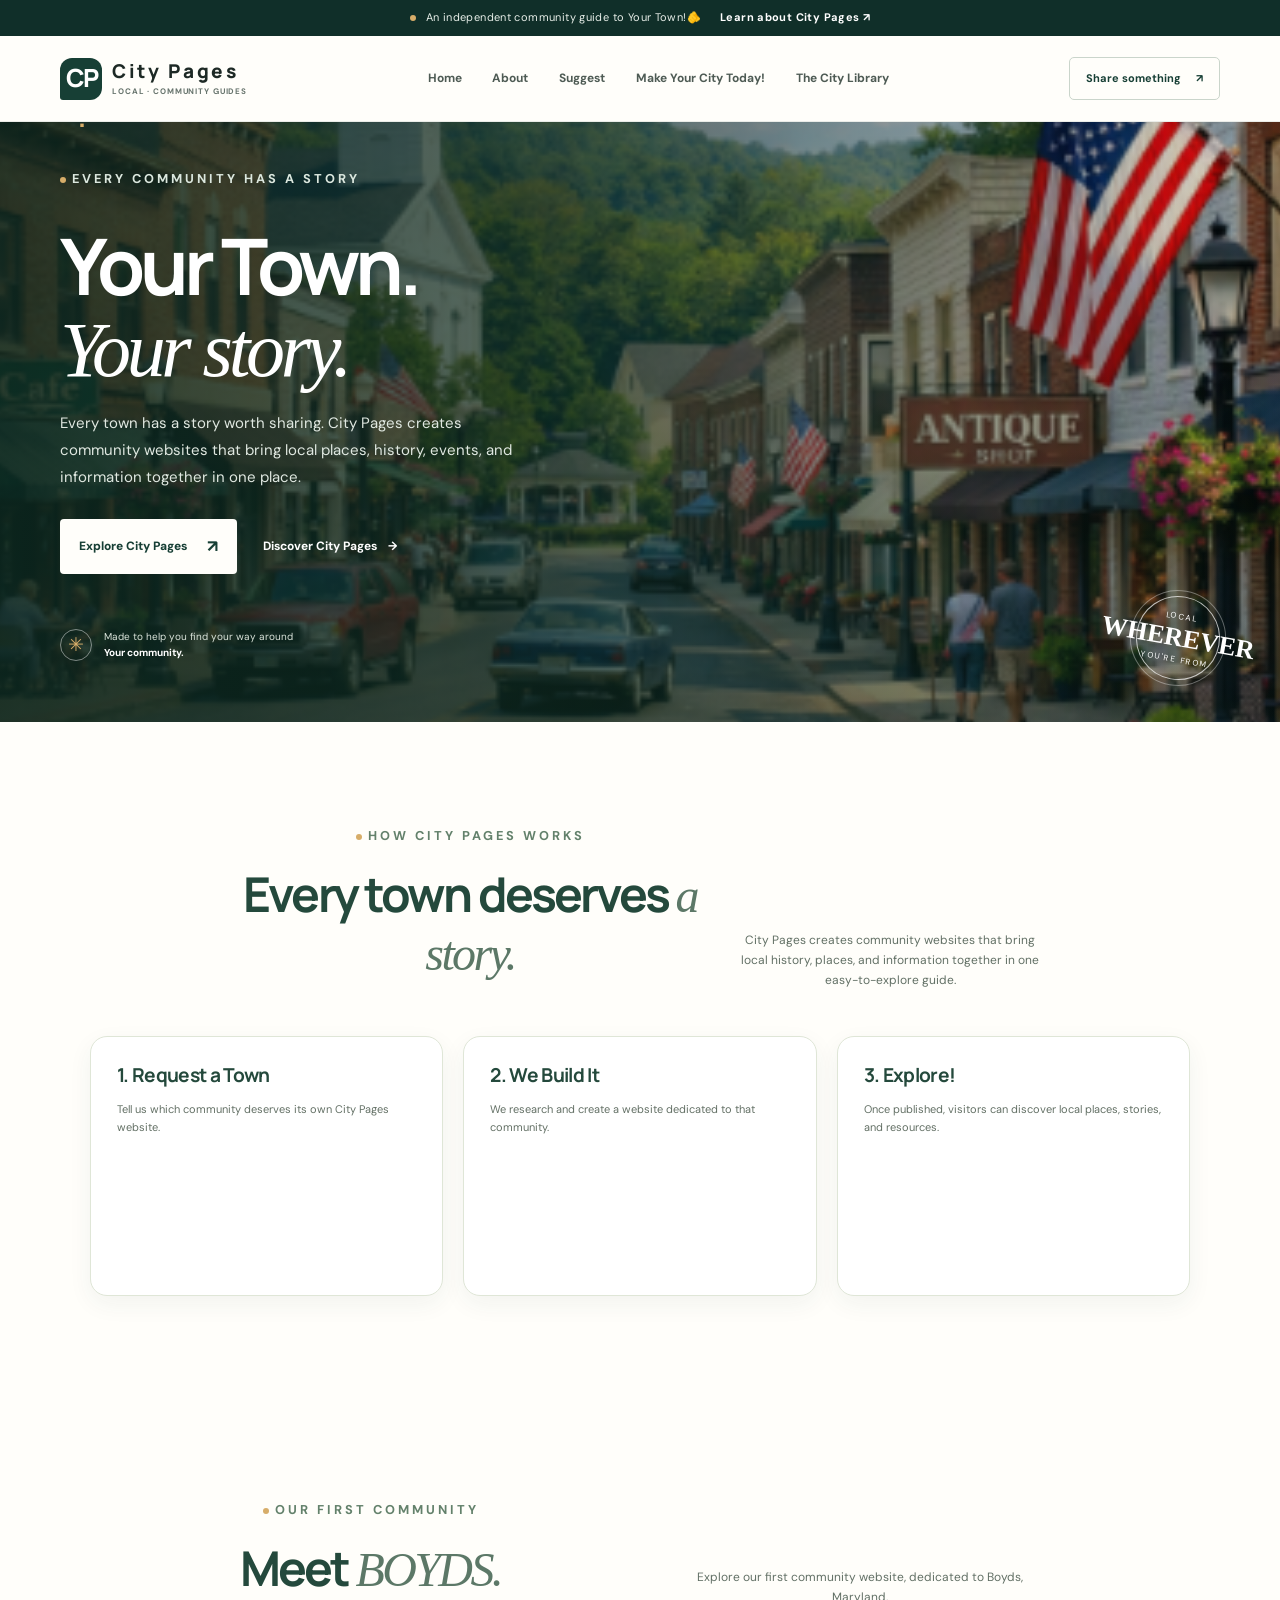
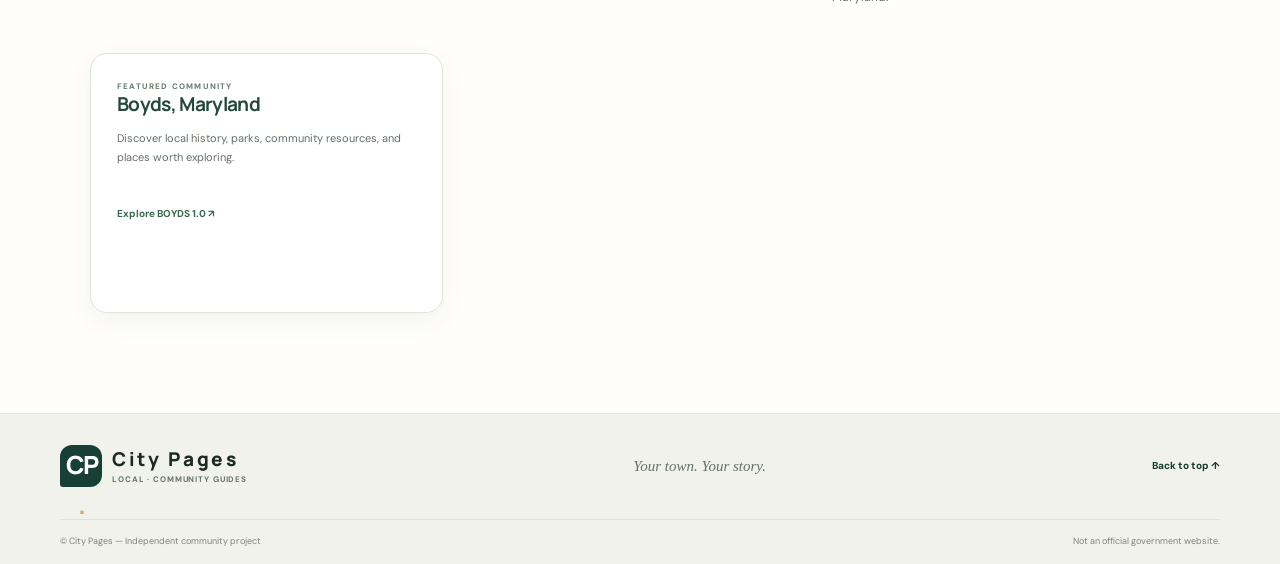
<file: index.html>
<!DOCTYPE html>
<html lang="en">
<head>
  <meta charset="UTF-8">
  <meta name="viewport" content="width=device-width, initial-scale=1">
  <meta name="description" content="City Pages is an independent community guide to American Cities: local places, history, community resources, events, and news.">
  <title>City Pages | Every Community Has a Story</title>
  <link rel="preconnect" href="https://fonts.googleapis.com">
  <link rel="preconnect" href="https://fonts.gstatic.com" crossorigin>
  <link href="https://fonts.googleapis.com/css2?family=DM+Sans:wght@400;500;600;700&family=Manrope:wght@400;500;600;700;800&display=swap" rel="stylesheet">
  <link rel="stylesheet" href="styles.css">
</head>
<body>
  <div class="announcement">
    <span class="announcement-dot"></span>
    An independent community guide to Your Town!🫵
    <a href="about.html.html">Learn about City Pages <span aria-hidden="true">↗</span></a>
  </div>

  <header class="site-header">
    <a class="brand" href="#home" aria-label="City Pages home">
      <span class="brand-mark">CP<span>.</span></span>
      <span class="brand-word">City Pages<small>LOCAL · COMMUNITY GUIDES</small></span>
    </a>
    <button class="menu-toggle" id="menuToggle" aria-expanded="false" aria-controls="primaryNav" aria-label="Open navigation">☰</button>
  <nav class="primary-nav">
    <a href="index.html">Home</a>
    <a href="about.html.html">About</a>
    <a href="suggest.html.html">Suggest</a>
    <a href="your-city.html.html">Make Your City Today!</a>
    <a href="library.html.html">The City Library</a>
 </nav>
    <a class="header-cta" href="suggest.html.html">Share something <span aria-hidden="true">↗</span></a>
  </header>

  <main>
    <section class="hero" id="home">
      <div class="hero-image" role="img" aria-label="town.png.png"></div>
      <div class="hero-shade"></div>
      <div class="hero-content wrap">
        <div class="eyebrow light"><span></span> Every Community Has a Story</div>
        <h1>Your Town.<br><em>Your story.</em></h1>
<p class="hero-intro">
  Every town has a story worth sharing.
  City Pages creates community websites that bring
  local places, history, events, and information
  together in one place.
</p>
        <div class="hero-actions">
          <a class="button button-light" href="your-city.html.html">Explore City Pages<span>↗</span></a>
          <a class="text-link light-link" href="about.html.html">Discover City Pages <span>→</span></a>
        </div>
        <div class="hero-note"><span class="note-icon">✳</span><span>Made to help you find your way around<br><strong> Your community.</strong></span></div>
      </div>
      <div class="hero-stamp"><span>LOCAL</span><b>WHEREVER</b><span>YOU'RE FROM</span></div>
    </section>

<section class="section wrap" id="how-it-works">
  <div class="section-heading">
    <div>
      <div class="eyebrow">
        <span></span> HOW CITY PAGES WORKS
      </div>
      <h2>Every town deserves <em>a story.</em></h2>
    </div>
    <p>
      City Pages creates community websites that
      bring local history, places, and information
      together in one easy-to-explore guide.
    </p>
  </div>

  <div class="community-grid">
    <article class="community-card">
      <h3>1. Request a Town</h3>
      <p>
        Tell us which community deserves its
        own City Pages website.
      </p>
    </article>

    <article class="community-card">
      <h3>2. We Build It</h3>
      <p>
        We research and create a website
        dedicated to that community.
      </p>
    </article>

    <article class="community-card">
      <h3>3. Explore!</h3>
      <p>
        Once published, visitors can discover
        local places, stories, and resources.
      </p>
    </article>
  </div>
</section>

<section class="section wrap" id="featured-community">
  <div class="section-heading">
    <div>
      <div class="eyebrow">
        <span></span> OUR FIRST COMMUNITY
      </div>
      <h2>Meet <em>BOYDS.</em></h2>
    </div>
    <p>
      Explore our first community website,
      dedicated to Boyds, Maryland.
    </p>
  </div>

  <div class="community-grid">
    <article class="community-card">
      <div class="card-kicker">FEATURED COMMUNITY</div>
      <h3>Boyds, Maryland</h3>
      <p>
        Discover local history, parks, community
        resources, and places worth exploring.
      </p>
      <a class="arrow-link"
         href="https://gabeandadrianmovies-mayo.github.io/BOYDS/"
         target="_blank" rel="noopener">
        Explore BOYDS 1.0 ↗
      </a>
    </article>
  </div>
</section>

 </main>

  <footer class="site-footer">
    <div class="wrap footer-main"><a class="brand footer-brand" href="#home"><span class="brand-mark">CP<span>.</span></span><span class="brand-word">City Pages<small>LOCAL · COMMUNITY GUIDES</small></span></a><p>Your town. Your story.</p><a href="#home" class="back-top">Back to top ↑</a></div>
    <div class="wrap footer-bottom"><span>© <span id="year"></span> City Pages — Independent community project</span><span>Not an official government website.</span></div>
  </footer>
  <script src="script.js"></script>
</body>
</html>
</file>
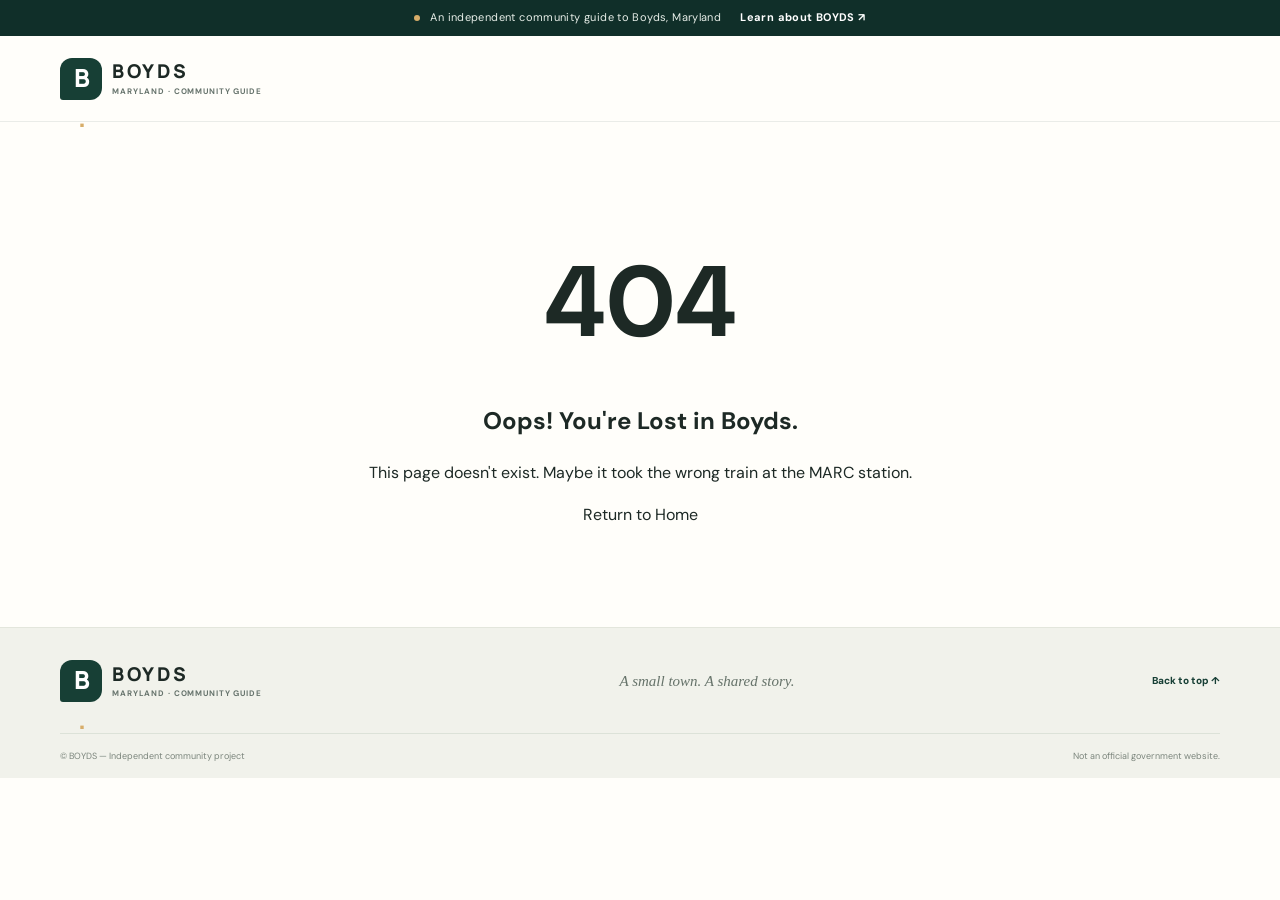
<file: 404.html.html>
<!DOCTYPE html>
<html lang="en">
<head>
  <meta charset="UTF-8">
  <meta name="viewport" content="width=device-width, initial-scale=1">
  <meta name="description" content="BOYDS is an independent community guide to Boyds, Maryland: local places, history, community resources, events, and news.">
  <title>404 - Page Not Found | Boyds, Maryland</title>
  <link rel="preconnect" href="https://fonts.googleapis.com">
  <link rel="preconnect" href="https://fonts.gstatic.com" crossorigin>
  <link href="https://fonts.googleapis.com/css2?family=DM+Sans:wght@400;500;600;700&family=Manrope:wght@400;500;600;700;800&display=swap" rel="stylesheet">
  <link rel="stylesheet" href="styles.css">
</head>
<body>
  <div class="announcement">
    <span class="announcement-dot"></span>
    An independent community guide to Boyds, Maryland
    <a href="about.html.html">Learn about BOYDS <span aria-hidden="true">↗</span></a>
  </div>

  <header class="site-header">
    <a class="brand" href="#home" aria-label="BOYDS home">
      <span class="brand-mark">B<span>.</span></span>
      <span class="brand-word">BOYDS<small>MARYLAND · COMMUNITY GUIDE</small></span>
    </a>
    <button class="menu-toggle" id="menuToggle" aria-expanded="false" aria-controls="primaryNav" aria-label="Open navigation">☰</button>

  </header>

  <main>
 <section style="text-align: center; padding: 100px 20px;">
  <h1 style="font-size: 100px; margin: 0;">404</h1>

  <h2>Oops! You're Lost in Boyds.</h2>

  <p>
    This page doesn't exist.
    Maybe it took the wrong train at the MARC station.
  </p>

  <a href="index.html" class="btn">
    Return to Home
  </a>
</section>  
 </main>

  <footer class="site-footer">
    <div class="wrap footer-main"><a class="brand footer-brand" href="#home"><span class="brand-mark">B<span>.</span></span><span class="brand-word">BOYDS<small>MARYLAND · COMMUNITY GUIDE</small></span></a><p>A small town. A shared story.</p><a href="#home" class="back-top">Back to top ↑</a></div>
    <div class="wrap footer-bottom"><span>© <span id="year"></span> BOYDS — Independent community project</span><span>Not an official government website.</span></div>
  </footer>
  <script src="script.js"></script>
</body>
</html>
</file>
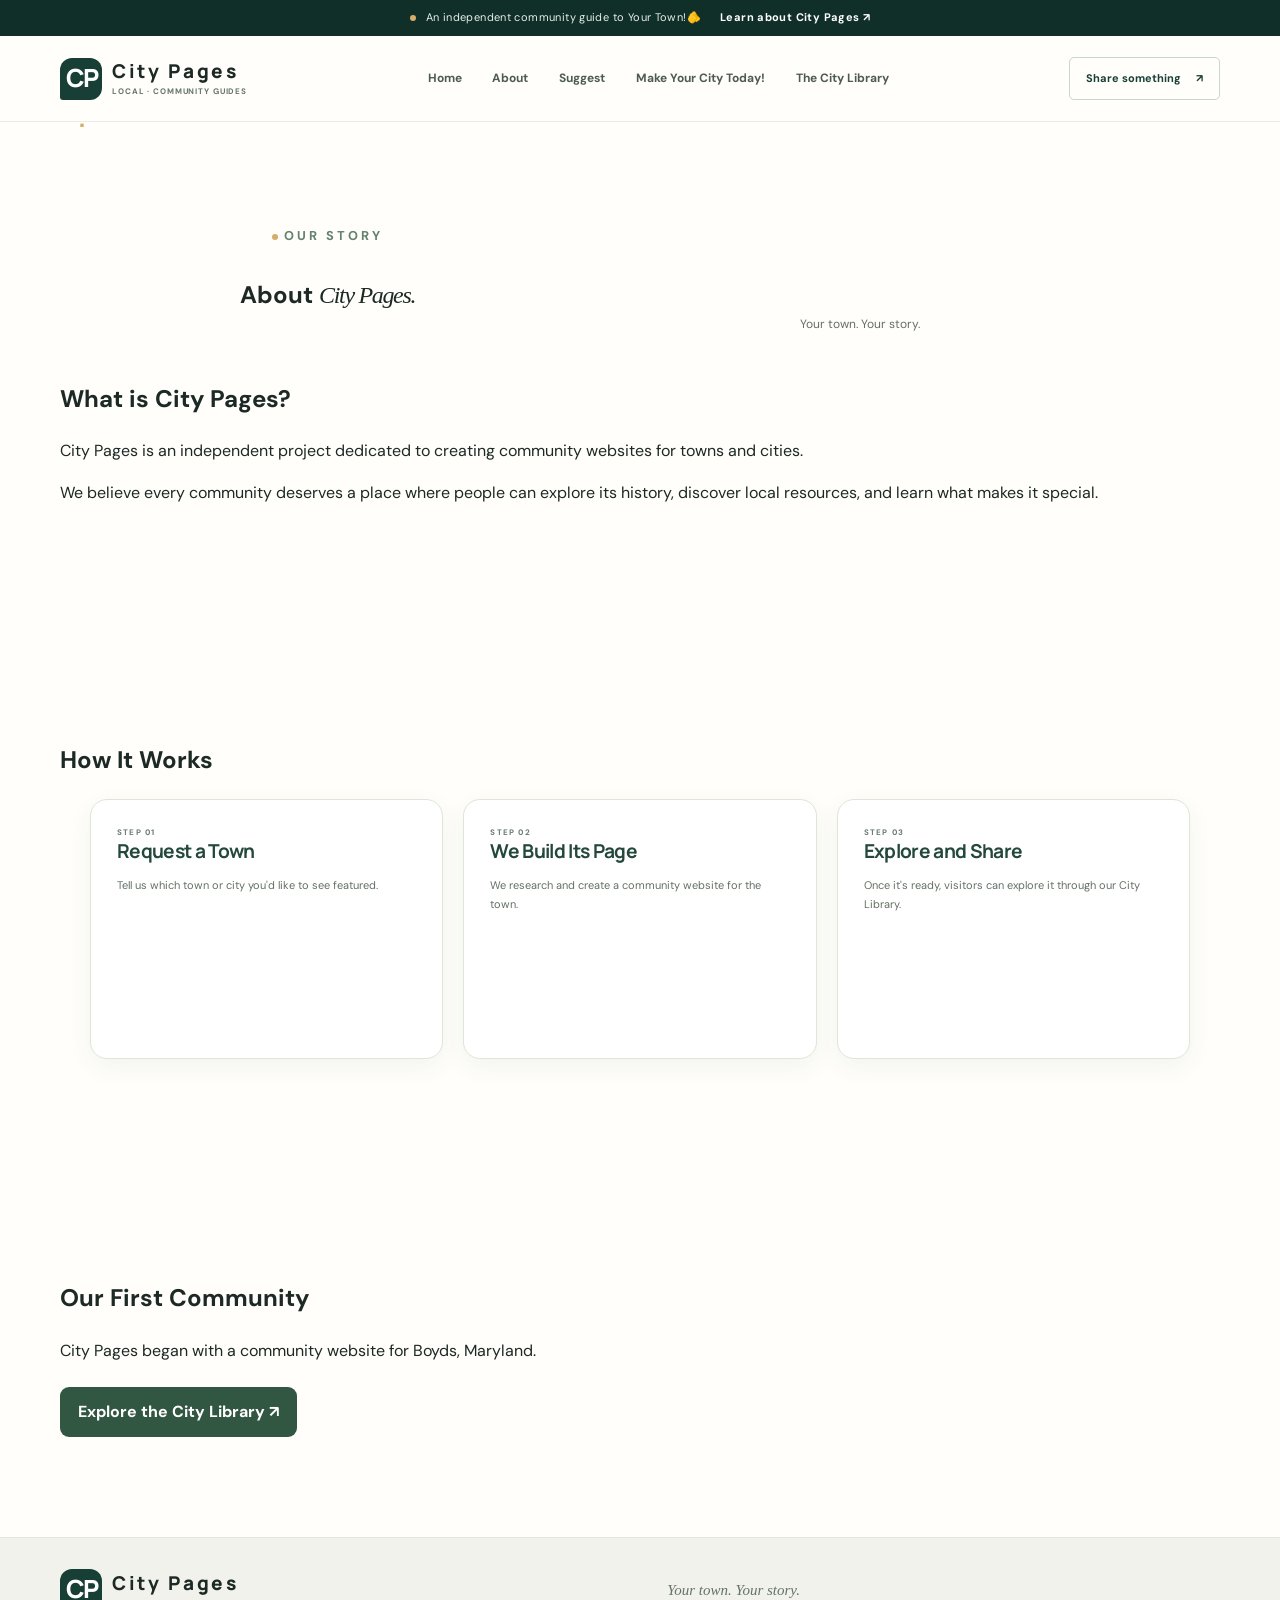
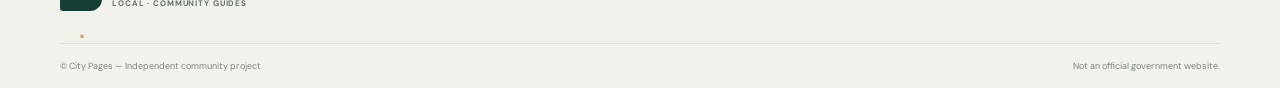
<file: about.html.html>
<!DOCTYPE html>
<html lang="en">
<head>
  <meta charset="UTF-8">
  <meta name="viewport" content="width=device-width, initial-scale=1">
  <meta name="description" content="BOYDS is an independent community guide to Boyds, Maryland: local places, history, community resources, events, and news.">
  <title>About City Pages | City Pages</title>
  <link rel="preconnect" href="https://fonts.googleapis.com">
  <link rel="preconnect" href="https://fonts.gstatic.com" crossorigin>
  <link href="https://fonts.googleapis.com/css2?family=DM+Sans:wght@400;500;600;700&family=Manrope:wght@400;500;600;700;800&display=swap" rel="stylesheet">
  <link rel="stylesheet" href="styles.css">
</head>
<body>
<div class="announcement">
    <span class="announcement-dot"></span>
    An independent community guide to Your Town!🫵
    <a href="about.html.html">Learn about City Pages <span aria-hidden="true">↗</span></a>
  </div>

  <header class="site-header">
    <a class="brand" href="#home" aria-label="City Pages home">
      <span class="brand-mark">CP<span>.</span></span>
      <span class="brand-word">City Pages<small>LOCAL · COMMUNITY GUIDES</small></span>
    </a>
    <button class="menu-toggle" id="menuToggle" aria-expanded="false" aria-controls="primaryNav" aria-label="Open navigation">☰</button>
  <nav class="primary-nav">
    <a href="index.html">Home</a>
    <a href="about.html.html">About</a>
    <a href="suggest.html.html">Suggest</a>
    <a href="your-city.html.html">Make Your City Today!</a>
    <a href="library.html.html">The City Library</a>
  </nav>
    <a class="header-cta" href="suggest.html.html">Share something <span aria-hidden="true">↗</span></a>
  </header>


 
<main>
  <section class="section wrap">
    <div class="section-heading">
      <div>
        <div class="eyebrow">
          <span></span> OUR STORY
        </div>
        <h1>About <em>City Pages.</em></h1>
      </div>
      <p>Your town. Your story.</p>
    </div>

    <h2>What is City Pages?</h2>
    <p>
      City Pages is an independent project
      dedicated to creating community websites
      for towns and cities.
    </p>
    <p>
      We believe every community deserves
      a place where people can explore its
      history, discover local resources,
      and learn what makes it special.
    </p>
  </section>

  <section class="section wrap">
    <h2>How It Works</h2>

    <div class="community-grid">
      <article class="community-card">
        <div class="card-kicker">STEP 01</div>
        <h3>Request a Town</h3>
        <p>
          Tell us which town or city
          you'd like to see featured.
        </p>
      </article>

      <article class="community-card">
        <div class="card-kicker">STEP 02</div>
        <h3>We Build Its Page</h3>
        <p>
          We research and create a
          community website for the town.
        </p>
      </article>

      <article class="community-card">
        <div class="card-kicker">STEP 03</div>
        <h3>Explore and Share</h3>
        <p>
          Once it's ready, visitors can
          explore it through our City Library.
        </p>
      </article>
    </div>
  </section>

  <section class="section wrap">
    <h2>Our First Community</h2>
    <p>
      City Pages began with a community
      website for Boyds, Maryland.
    </p>
    <a class="green-button" href="library.html">
      Explore the City Library ↗
    </a>
  </section>
</main>


  <footer class="site-footer">
    <div class="wrap footer-main"><a class="brand footer-brand" href="#home"><span class="brand-mark">CP<span>.</span></span><span class="brand-word">City Pages<small>LOCAL · COMMUNITY GUIDES</small></span></a><p>Your town. Your story.</p><a href="#" class="back-top"></a></div>
    <div class="wrap footer-bottom"><span>© <span id="year"></span> City Pages — Independent community project</span><span>Not an official government website.</span></div>
  </footer>
  <script src="script.js"></script>
</body>
</html>
</file>
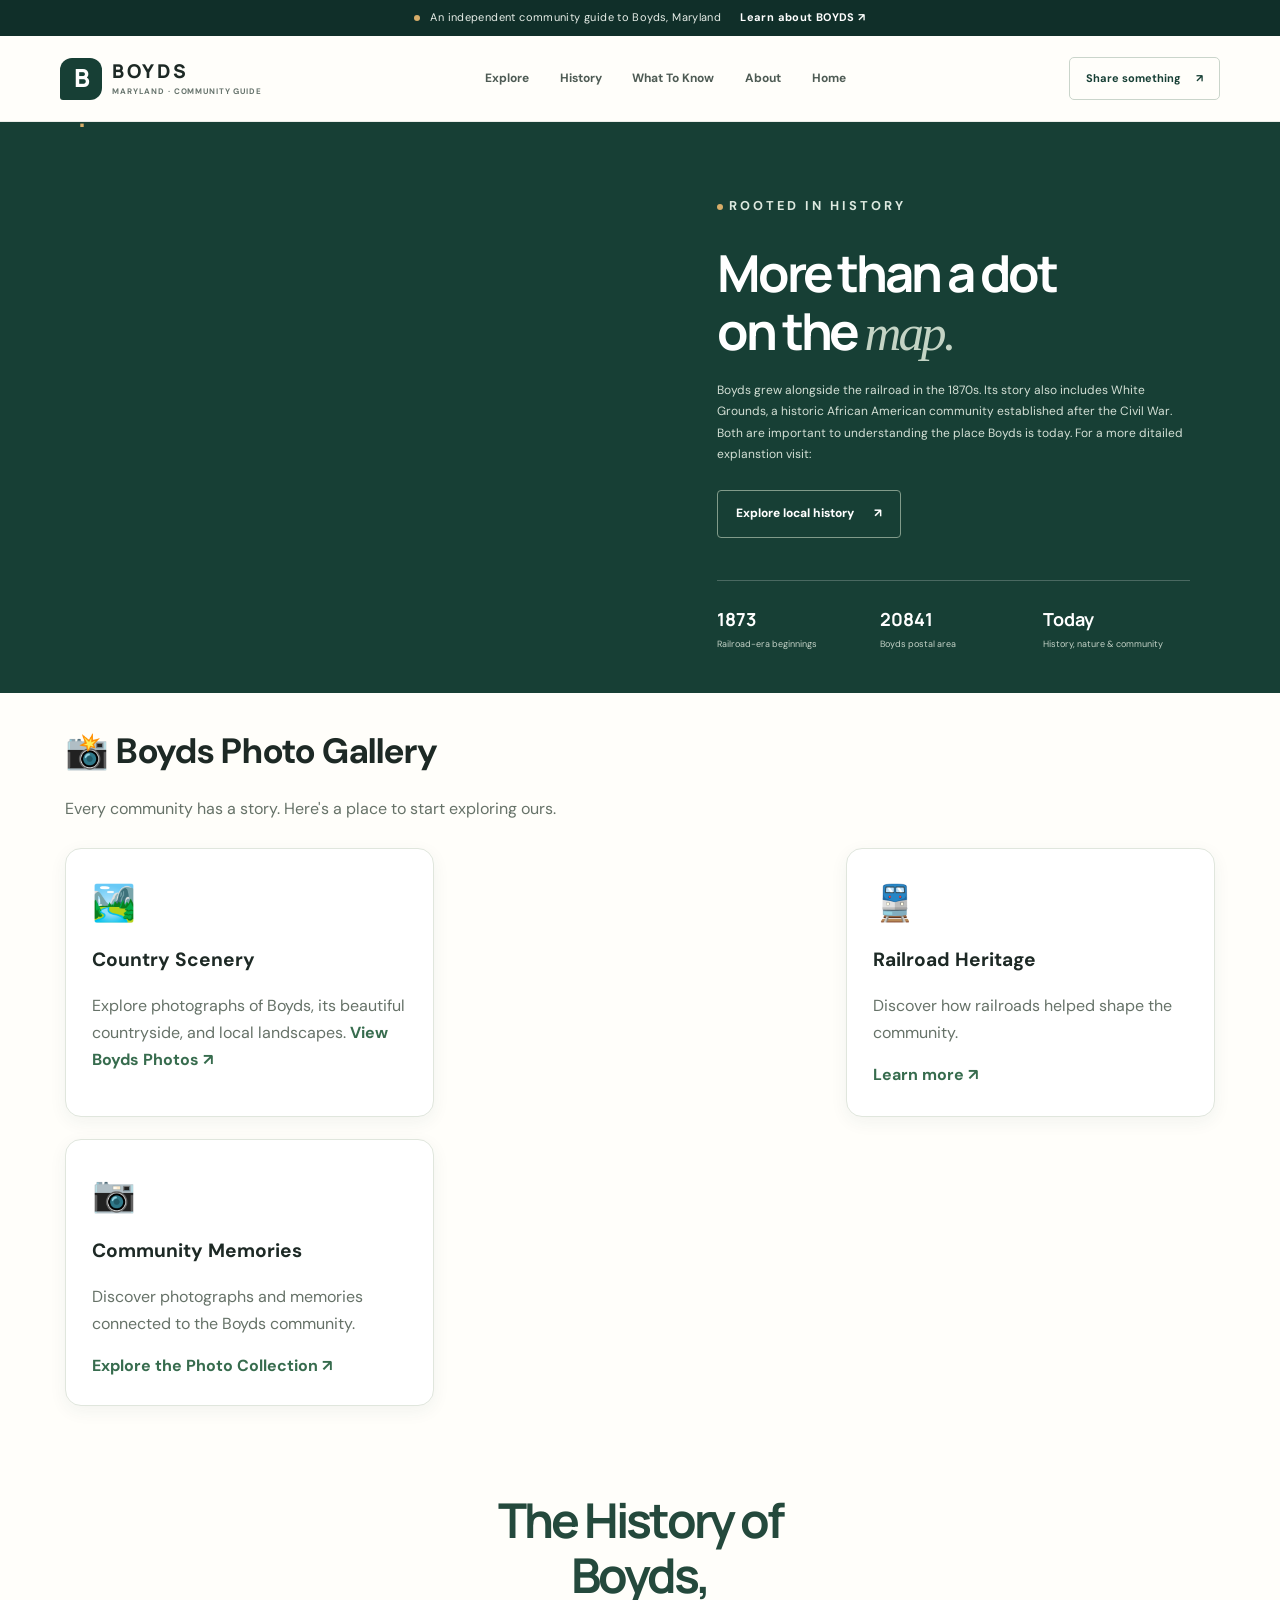
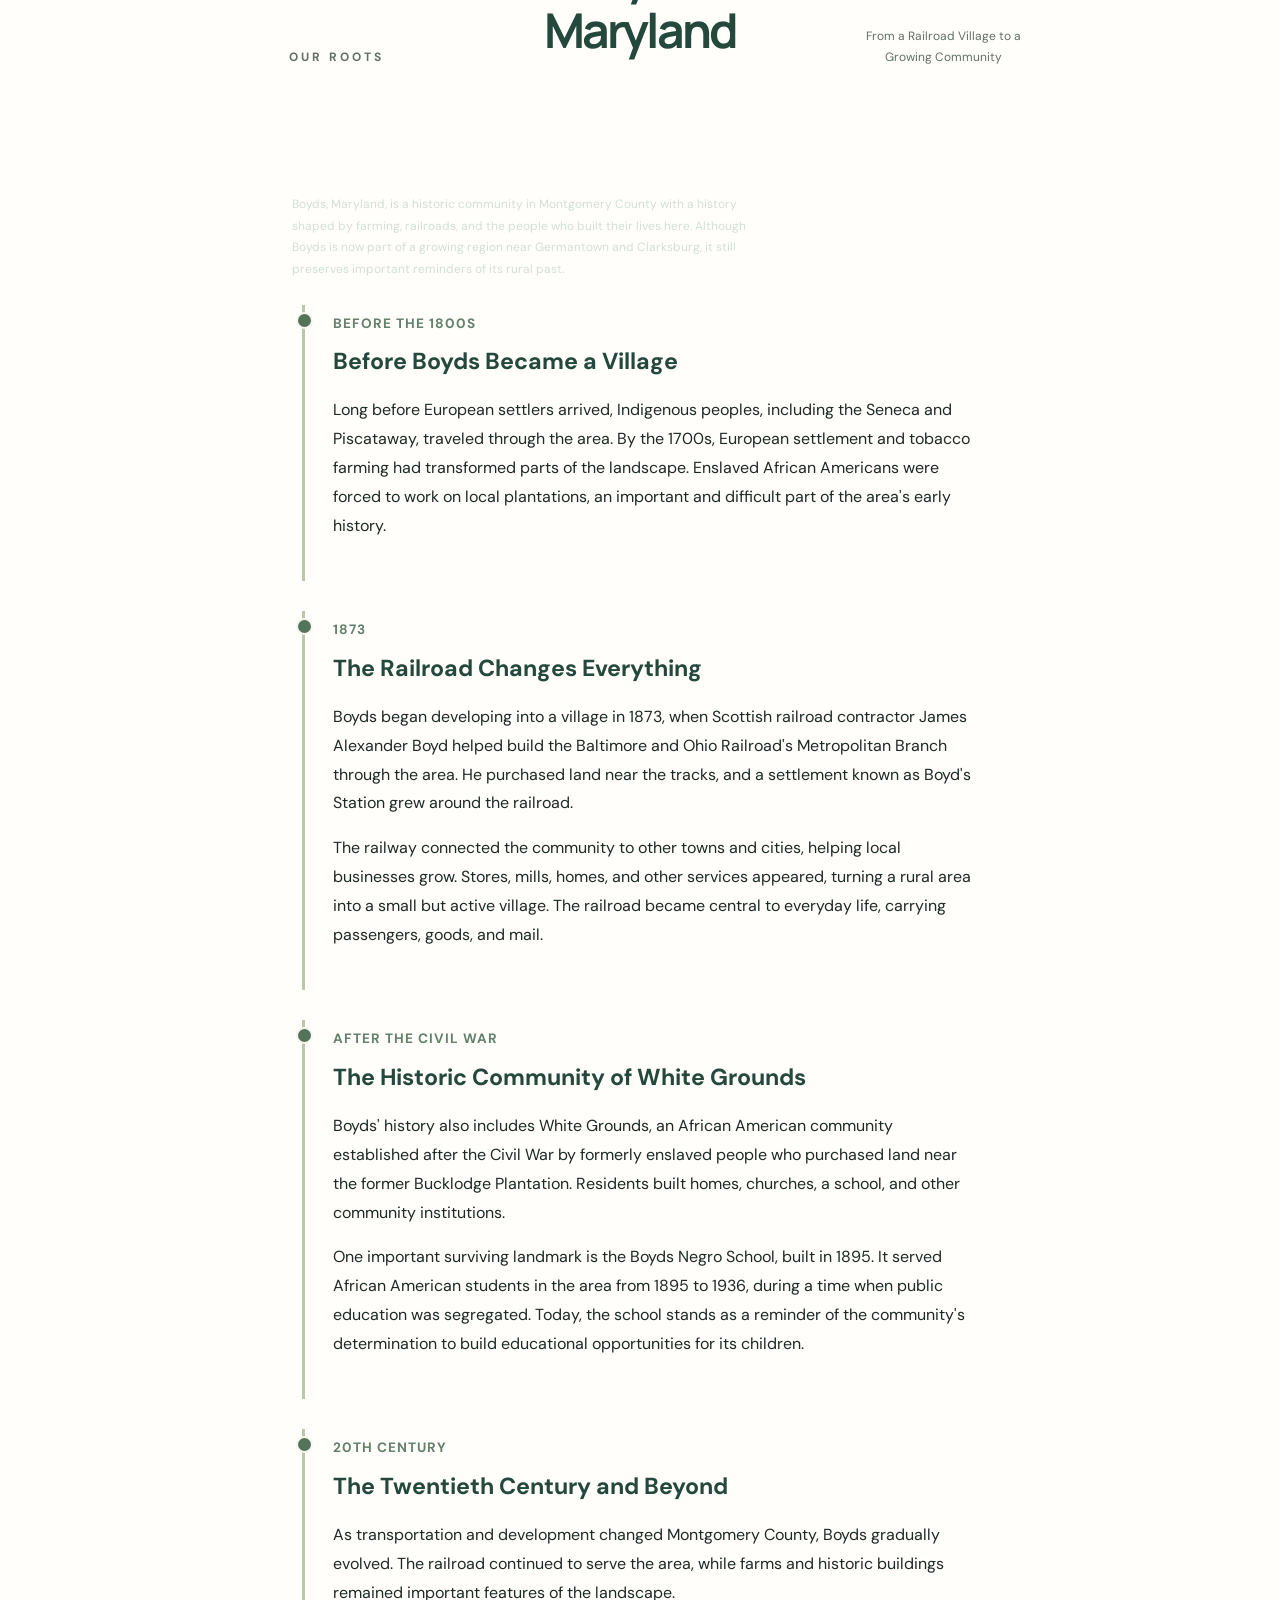
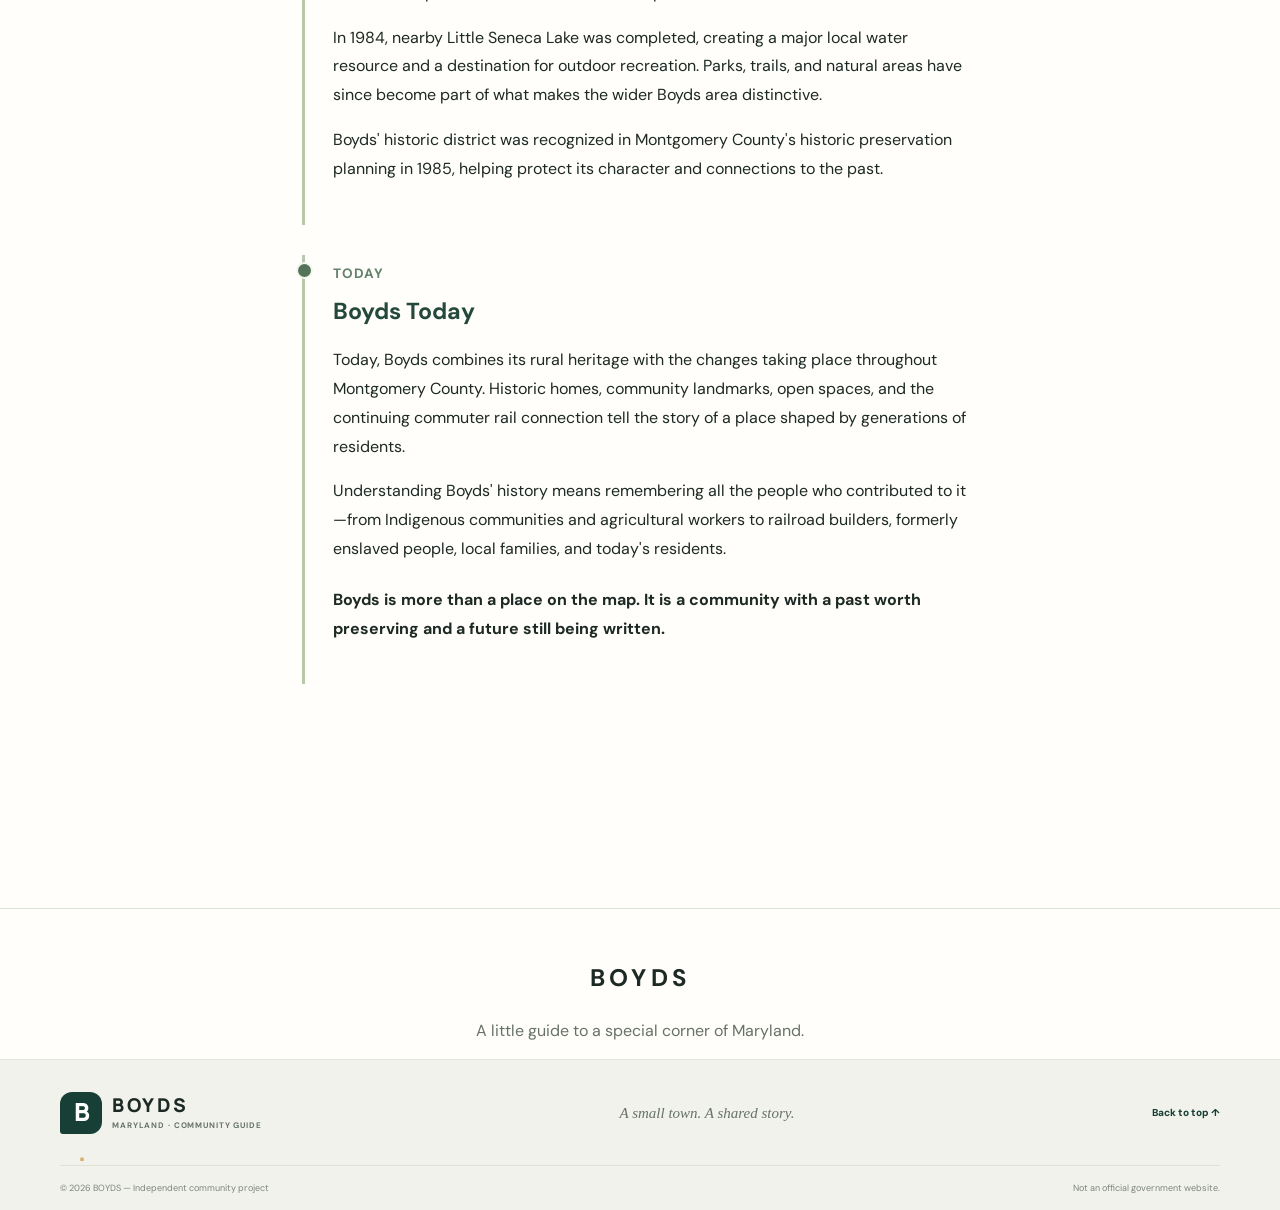
<file: history.html.html>
<!DOCTYPE html>
<html lang="en">
<head>
  <meta charset="UTF-8">
  <meta name="viewport" content="width=device-width, initial-scale=1">
  <meta name="description" content="BOYDS is an independent community guide to Boyds, Maryland: local places, history, community resources, events, and news.">
  <title>History of Boyds | Boyds, Maryland</title>
  <link rel="preconnect" href="https://fonts.googleapis.com">
  <link rel="preconnect" href="https://fonts.gstatic.com" crossorigin>
  <link href="https://fonts.googleapis.com/css2?family=DM+Sans:wght@400;500;600;700&family=Manrope:wght@400;500;600;700;800&display=swap" rel="stylesheet">
  <link rel="stylesheet" href="styles.css">
</head>
<body>
  <div class="announcement">
    <span class="announcement-dot"></span>
    An independent community guide to Boyds, Maryland
    <a href="about.html.html">Learn about BOYDS <span aria-hidden="true">↗</span></a>
  </div>

  <header class="site-header">
    <a class="brand" href="#home" aria-label="BOYDS home">
      <span class="brand-mark">B<span>.</span></span>
      <span class="brand-word">BOYDS<small>MARYLAND · COMMUNITY GUIDE</small></span>
    </a>
    <button class="menu-toggle" id="menuToggle" aria-expanded="false" aria-controls="primaryNav" aria-label="Open navigation">☰</button>
       <nav id="primaryNav" class="primary-nav" aria-label="Main navigation">
      <a href="explore.html.html">Explore</a>
      <a href="history.html.html">History</a>
      <a href="what-to-know.html.html">What To Know</a>
      <a href="about.html.html">About</a>
      <a href="home.html.html">Home</a>
 </nav>
    <a class="header-cta" href="suggest.html.html">Share something <span aria-hidden="true">↗</span></a>
  </header>

  <main>
  

    <section class="history-band" id="history">
      <div class="history-photo" role="img" aria-label="Railroad tracks through a wooded landscape"></div>
      <div class="history-content">
        <div class="eyebrow light"><span></span> ROOTED IN HISTORY</div>
        <h2>More than a dot<br>on the <em>map.</em></h2>
        <p>Boyds grew alongside the railroad in the 1870s. Its story also includes White Grounds, a historic African American community established after the Civil War. Both are important to understanding the place Boyds is today. For a more ditailed explanstion visit:</p>
        <a class="button button-outline-light" href="https://boydsmd.org/historic-resources/" target="_blank" rel="noopener">Explore local history <span>↗</span></a>
        
        <div class="history-facts">
          <div><b>1873</b><span>Railroad-era beginnings</span></div>
          <div><b>20841</b><span>Boyds postal area</span></div>
          <div><b>Today</b><span>History, nature & community</span></div>
        </div>
      </div>
    </section> 

     <!-- HISTORY AND GALLERY --> <section class="boyds-section" id="gallery"> <h2>📸 Boyds Photo Gallery</h2> <p>Every community has a story. Here's a place to start exploring ours.</p> <div class="boyds-grid"><article class="boyds-card"> <div class="boyds-card-icon">🏞️</div> <h3>Country Scenery</h3> <p>Explore photographs of Boyds, its beautiful countryside, and local landscapes. <a href="https://boydspics.weebly.com/" target="_blank" rel="noopener"> View Boyds Photos ↗ </a> </article></h3> </p> </article> <article class="boyds-card"> <div class="boyds-card-icon">🚆</div> <h3>Railroad Heritage</h3> <p>Discover how railroads helped shape the community.</p> <a href="https://www.montgomeryhistory.org/" target="_blank" rel="noopener">Learn more ↗</a> </article> <article class="boyds-card"> <div class="boyds-card-icon">📷</div> <h3>Community Memories</h3> <p>Discover photographs and memories connected to the Boyds community.</p> <a href="https://boydspics.weebly.com/" target="_blank" rel="noopener"> Explore the Photo Collection ↗ </a> </article></h3></article> </div><!-- BOYDS INTERACTIVE MAP -->

<!-- BOYDS HISTORY TIMELINE -->
<section class="upgrade-section history-section" id="story">
<section id="history" class="history-section">
    <div class="section-heading">
        <p class="eyebrow">OUR ROOTS</p>
        <h2>The History of Boyds, Maryland</h2>
        <p class="history-intro">
            From a Railroad Village to a Growing Community
        </p>
    </div>

    <div class="history-content">
        <p class="history-lead">
            Boyds, Maryland, is a historic community in Montgomery County
            with a history shaped by farming, railroads, and the people who
            built their lives here. Although Boyds is now part of a growing
            region near Germantown and Clarksburg, it still preserves
            important reminders of its rural past.
        </p>

        <article class="history-item">
            <span class="history-date">Before the 1800s</span>
            <h3>Before Boyds Became a Village</h3>
            <p>
                Long before European settlers arrived, Indigenous peoples,
                including the Seneca and Piscataway, traveled through the area.
                By the 1700s, European settlement and tobacco farming had
                transformed parts of the landscape. Enslaved African Americans
                were forced to work on local plantations, an important and
                difficult part of the area's early history.
            </p>
        </article>

   	  <article class="history-item">
            <span class="history-date">1873</span>
            <h3>The Railroad Changes Everything</h3>
            <p>
                Boyds began developing into a village in 1873, when Scottish
                railroad contractor James Alexander Boyd helped build the
                Baltimore and Ohio Railroad's Metropolitan Branch through
                the area. He purchased land near the tracks, and a settlement
                known as Boyd's Station grew around the railroad.
            </p>
            <p>
                The railway connected the community to other towns and cities,
                helping local businesses grow. Stores, mills, homes, and other
                services appeared, turning a rural area into a small but active
                village. The railroad became central to everyday life, carrying
                passengers, goods, and mail.
            </p>
        </article>

        <article class="history-item">
            <span class="history-date">After the Civil War</span>
            <h3>The Historic Community of White Grounds</h3>
            <p>
                Boyds' history also includes White Grounds, an African American
                community established after the Civil War by formerly enslaved
                people who purchased land near the former Bucklodge Plantation.
                Residents built homes, churches, a school, and other community
                institutions.
            </p>
            <p>
                One important surviving landmark is the Boyds Negro School,
                built in 1895. It served African American students in the area
                from 1895 to 1936, during a time when public education was
                segregated. Today, the school stands as a reminder of the
                community's determination to build educational opportunities
                for its children.
            </p>
        </article>

        <article class="history-item">
            <span class="history-date">20th Century</span>
            <h3>The Twentieth Century and Beyond</h3>
            <p>
                As transportation and development changed Montgomery County,
                Boyds gradually evolved. The railroad continued to serve the
                area, while farms and historic buildings remained important
                features of the landscape.
            </p>
            <p>
                In 1984, nearby Little Seneca Lake was completed, creating
                a major local water resource and a destination for outdoor
                recreation. Parks, trails, and natural areas have since
                become part of what makes the wider Boyds area distinctive.
            </p>
            <p>
                Boyds' historic district was recognized in Montgomery County's
                historic preservation planning in 1985, helping protect its
                character and connections to the past.
            </p>
        </article>

        <article class="history-item">
            <span class="history-date">Today</span>
            <h3>Boyds Today</h3>
            <p>
                Today, Boyds combines its rural heritage with the changes
                taking place throughout Montgomery County. Historic homes,
                community landmarks, open spaces, and the continuing commuter
                rail connection tell the story of a place shaped by generations
                of residents.
            </p>
            <p>
                Understanding Boyds' history means remembering all the people
                who contributed to it—from Indigenous communities and
                agricultural workers to railroad builders, formerly enslaved
                people, local families, and today's residents.
            </p>
            <p class="history-ending">
                Boyds is more than a place on the map. It is a community with
                a past worth preserving and a future still being written.
            </p>
        </article>
    </div>
</section>


</section>

</section><footer class="boyds-footer"> <h2>BOYDS</h2> <p>A little guide to a special corner of Maryland.</p> </footer> </section>
  </main>

  <footer class="site-footer">
    <div class="wrap footer-main"><a class="brand footer-brand" href="#home"><span class="brand-mark">B<span>.</span></span><span class="brand-word">BOYDS<small>MARYLAND · COMMUNITY GUIDE</small></span></a><p>A small town. A shared story.</p><a href="#history" class="back-top">Back to top ↑</a></div>
    <div class="wrap footer-bottom"><span>© <span id="year"></span> BOYDS — Independent community project</span><span>Not an official government website.</span></div>
  </footer>
  <script src="script.js"></script>
</body>
</html>
</file>
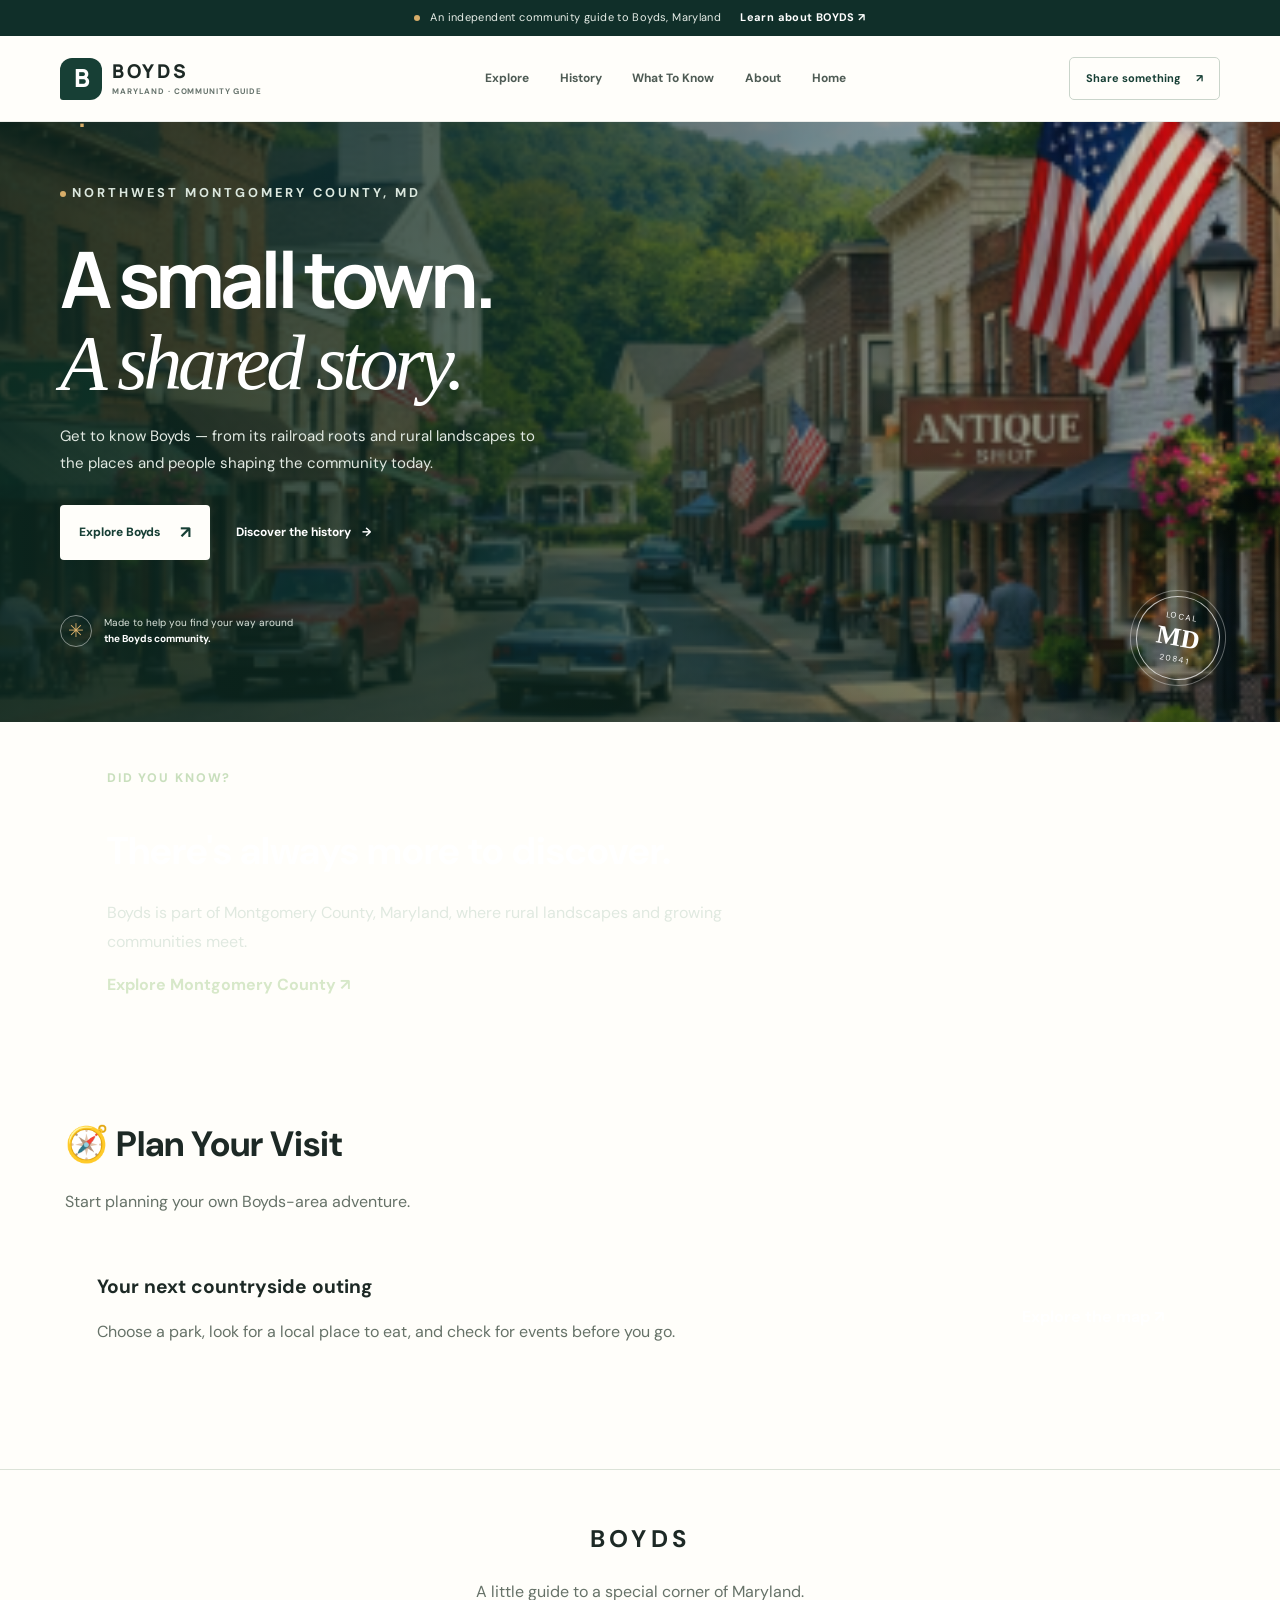
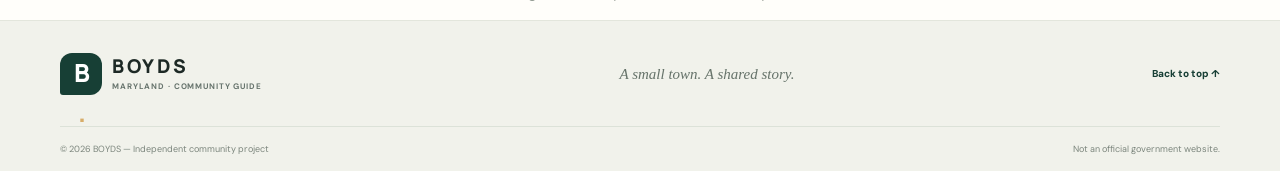
<file: home.html.html>
<!DOCTYPE html>
<html lang="en">
<head>
  <meta charset="UTF-8">
  <meta name="viewport" content="width=device-width, initial-scale=1">
  <meta name="description" content="BOYDS is an independent community guide to Boyds, Maryland: local places, history, community resources, events, and news.">
  <title>BOYDS — A community guide to Boyds, Maryland</title>
  <link rel="preconnect" href="https://fonts.googleapis.com">
  <link rel="preconnect" href="https://fonts.gstatic.com" crossorigin>
  <link href="https://fonts.googleapis.com/css2?family=DM+Sans:wght@400;500;600;700&family=Manrope:wght@400;500;600;700;800&display=swap" rel="stylesheet">
  <link rel="stylesheet" href="styles.css">
</head>
<body>
  <div class="announcement">
    <span class="announcement-dot"></span>
    An independent community guide to Boyds, Maryland
    <a href="about.html.html">Learn about BOYDS <span aria-hidden="true">↗</span></a>
  </div>

  <header class="site-header">
    <a class="brand" href="#home" aria-label="BOYDS home">
      <span class="brand-mark">B<span>.</span></span>
      <span class="brand-word">BOYDS<small>MARYLAND · COMMUNITY GUIDE</small></span>
    </a>
    <button class="menu-toggle" id="menuToggle" aria-expanded="false" aria-controls="primaryNav" aria-label="Open navigation">☰</button>
       <nav id="primaryNav" class="primary-nav" aria-label="Main navigation">
      <a href="explore.html.html">Explore</a>
      <a href="history.html.html">History</a>
      <a href="what-to-know.html.html">What To Know</a>
      <a href="about.html.html">About</a>
      <a href="home.html.html">Home</a>
 </nav>
    <a class="header-cta" href="suggest.html.html">Share something <span aria-hidden="true">↗</span></a>
  </header>

  <main>
    <section class="hero" id="home">
      <div class="hero-image" role="img" aria-label="Green wooded landscape around Boyds, Maryland"></div>
      <div class="hero-shade"></div>
      <div class="hero-content wrap">
        <div class="eyebrow light"><span></span> NORTHWEST MONTGOMERY COUNTY, MD</div>
        <h1>A small town.<br><em>A shared story.</em></h1>
        <p class="hero-intro">Get to know Boyds — from its railroad roots and rural landscapes to the places and people shaping the community today.</p>
        <div class="hero-actions">
          <a class="button button-light" href="explore.html.html">Explore Boyds <span>↗</span></a>
          <a class="text-link light-link" href="history.html.html">Discover the history <span>→</span></a>
        </div>
        <div class="hero-note"><span class="note-icon">✳</span><span>Made to help you find your way around<br><strong>the Boyds community.</strong></span></div>
      </div>
      <div class="hero-stamp"><span>LOCAL</span><b>MD</b><span>20841</span></div>
    </section>

   <!-- DID YOU KNOW --> <section class="boyds-fact"> <span class="boyds-eyebrow">DID YOU KNOW?</span> <h2>There's always more to discover.</h2> <p>Boyds is part of Montgomery County, Maryland, where rural landscapes and growing communities meet.</p> <a href="https://www.montgomerycountymd.gov/" target="_blank" rel="noopener">Explore Montgomery County ↗</a> </section> <!-- PLAN A VISIT --> <section class="boyds-section" id="plan"> <h2>🧭 Plan Your Visit</h2> <p>Start planning your own Boyds-area adventure.</p> <div class="boyds-feature"> <div> <h3>Your next countryside outing</h3> <p>Choose a park, look for a local place to eat, and check for events before you go.</p> </div> <a class="boyds-button" href="https://www.google.com/maps/search/places+to+visit+near+Boyds+Maryland/" target="_blank" rel="noopener">Explore the map ↗</a> </div> </section> 

</section><footer class="boyds-footer"> <h2>BOYDS</h2> <p>A little guide to a special corner of Maryland.</p> </footer> </section>
 

 </main>

  <footer class="site-footer">
    <div class="wrap footer-main"><a class="brand footer-brand" href="#home"><span class="brand-mark">B<span>.</span></span><span class="brand-word">BOYDS<small>MARYLAND · COMMUNITY GUIDE</small></span></a><p>A small town. A shared story.</p><a href="#home" class="back-top">Back to top ↑</a></div>
    <div class="wrap footer-bottom"><span>© <span id="year"></span> BOYDS — Independent community project</span><span>Not an official government website.</span></div>
  </footer>
  <script src="script.js"></script>
</body>
</html>
</file>
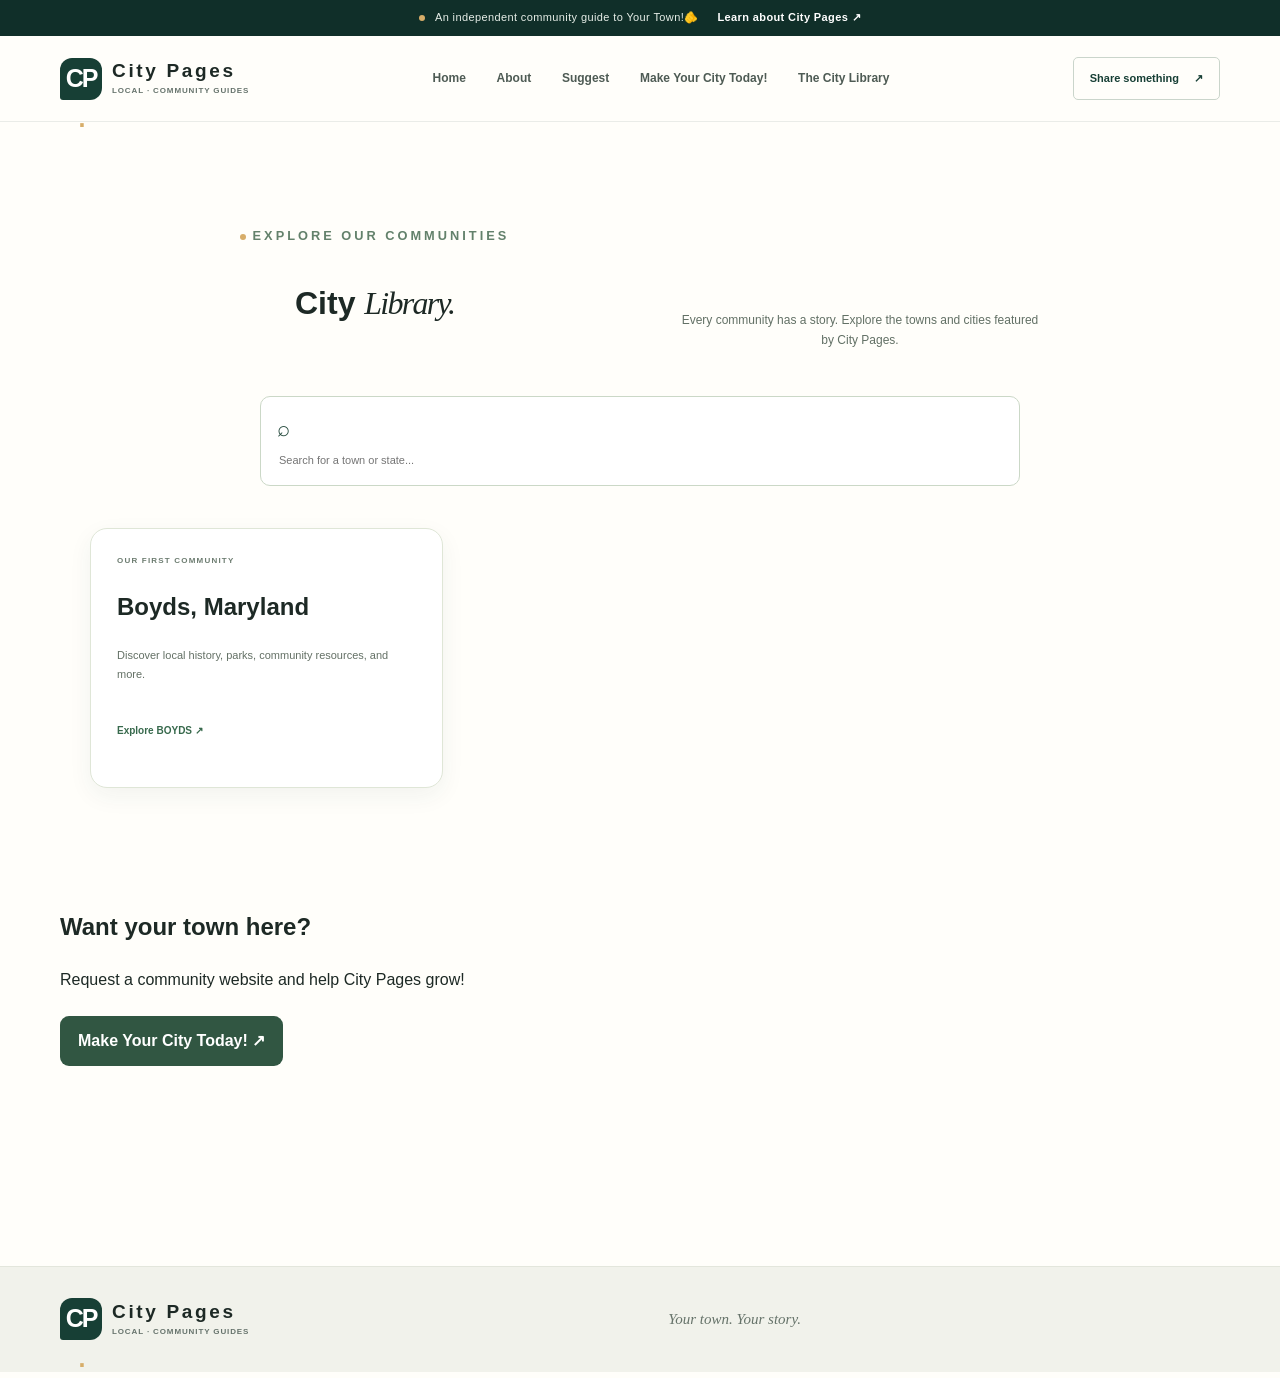
<file: library.html.html>
<!DOCTYPE html>
<html lang="en">
<head>
  <meta charset="UTF-8">
  <meta name="viewport"
        content="width=device-width, initial-scale=1">
  <title>City Library | City Pages</title>
  <link rel="stylesheet" href="styles.css">
</head>
<body>
<div class="announcement">
    <span class="announcement-dot"></span>
    An independent community guide to Your Town!🫵
    <a href="about.html.html">Learn about City Pages <span aria-hidden="true">↗</span></a>
  </div>
<header class="site-header">
  <a class="brand" href="index.html">
    <span class="brand-mark">CP<span>.</span></span>
    <span class="brand-word">
      City Pages
      <small>LOCAL · COMMUNITY GUIDES</small>
    </span>
  </a>

  <button class="menu-toggle" id="menuToggle"
    aria-expanded="false" aria-controls="primaryNav"
    aria-label="Open navigation">☰</button>

  <nav class="primary-nav" id="primaryNav">
    <a href="index.html">Home</a>
    <a href="about.html.html">About</a>
    <a href="suggest.html.html">Suggest</a>
    <a href="your-city.html.html">Make Your City Today!</a>
    <a href="library.html.html">The City Library</a>
  </nav>
    <a class="header-cta" href="suggest.html.html">Share something <span aria-hidden="true">↗</span></a>
  </header>
<main class="section wrap">
  <div class="section-heading">
    <div>
      <div class="eyebrow">
        <span></span> EXPLORE OUR COMMUNITIES
      </div>
      <h1>City <em>Library.</em></h1>
    </div>
    <p>
      Every community has a story.
      Explore the towns and cities featured
      by City Pages.
    </p>
  </div>
<div class="directory-controls">
  <label class="search-box directory-search">
    <span>⌕</span>
    <input
      id="citySearch"
      type="search"
      placeholder="Search for a town or state..."
      aria-label="Search City Library">
  </label>
</div>

<p id="noCities" hidden>
  🔎 No towns found! Try another search,
  or request your town to be added.
</p>

  <div class="community-grid">
    <article class="community-card city-card"
         data-search="boyds maryland">
      <div class="card-kicker">
        OUR FIRST COMMUNITY
      </div>
      <h2>Boyds, Maryland</h2>
      <p>
        Discover local history, parks,
        community resources, and more.
      </p>
      <a class="arrow-link"
        href="https://gabeandadrianmovies-mayo.github.io/BOYDS/"
        target="_blank" rel="noopener">
        Explore BOYDS ↗
      </a>
    </article>
  </div>

  <section class="section">
    <h2>Want your town here?</h2>
    <p>
      Request a community website and help
      City Pages grow!
    </p>
    <a class="green-button" href="your-city.html.html">
      Make Your City Today! ↗
    </a>
  </section>
</main>

<footer class="site-footer">
  <div class="wrap footer-main">
    <a class="brand footer-brand" href="index.html">
      <span class="brand-mark">CP<span>.</span></span>
      <span class="brand-word">
        City Pages
        <small>LOCAL · COMMUNITY GUIDES</small>
      </span>
    </a>
    <p>Your town. Your story.</p><a href="#" class="back-top"></a></div>
</footer>

<script src="script.js"></script>
</body>
</html>
</file>
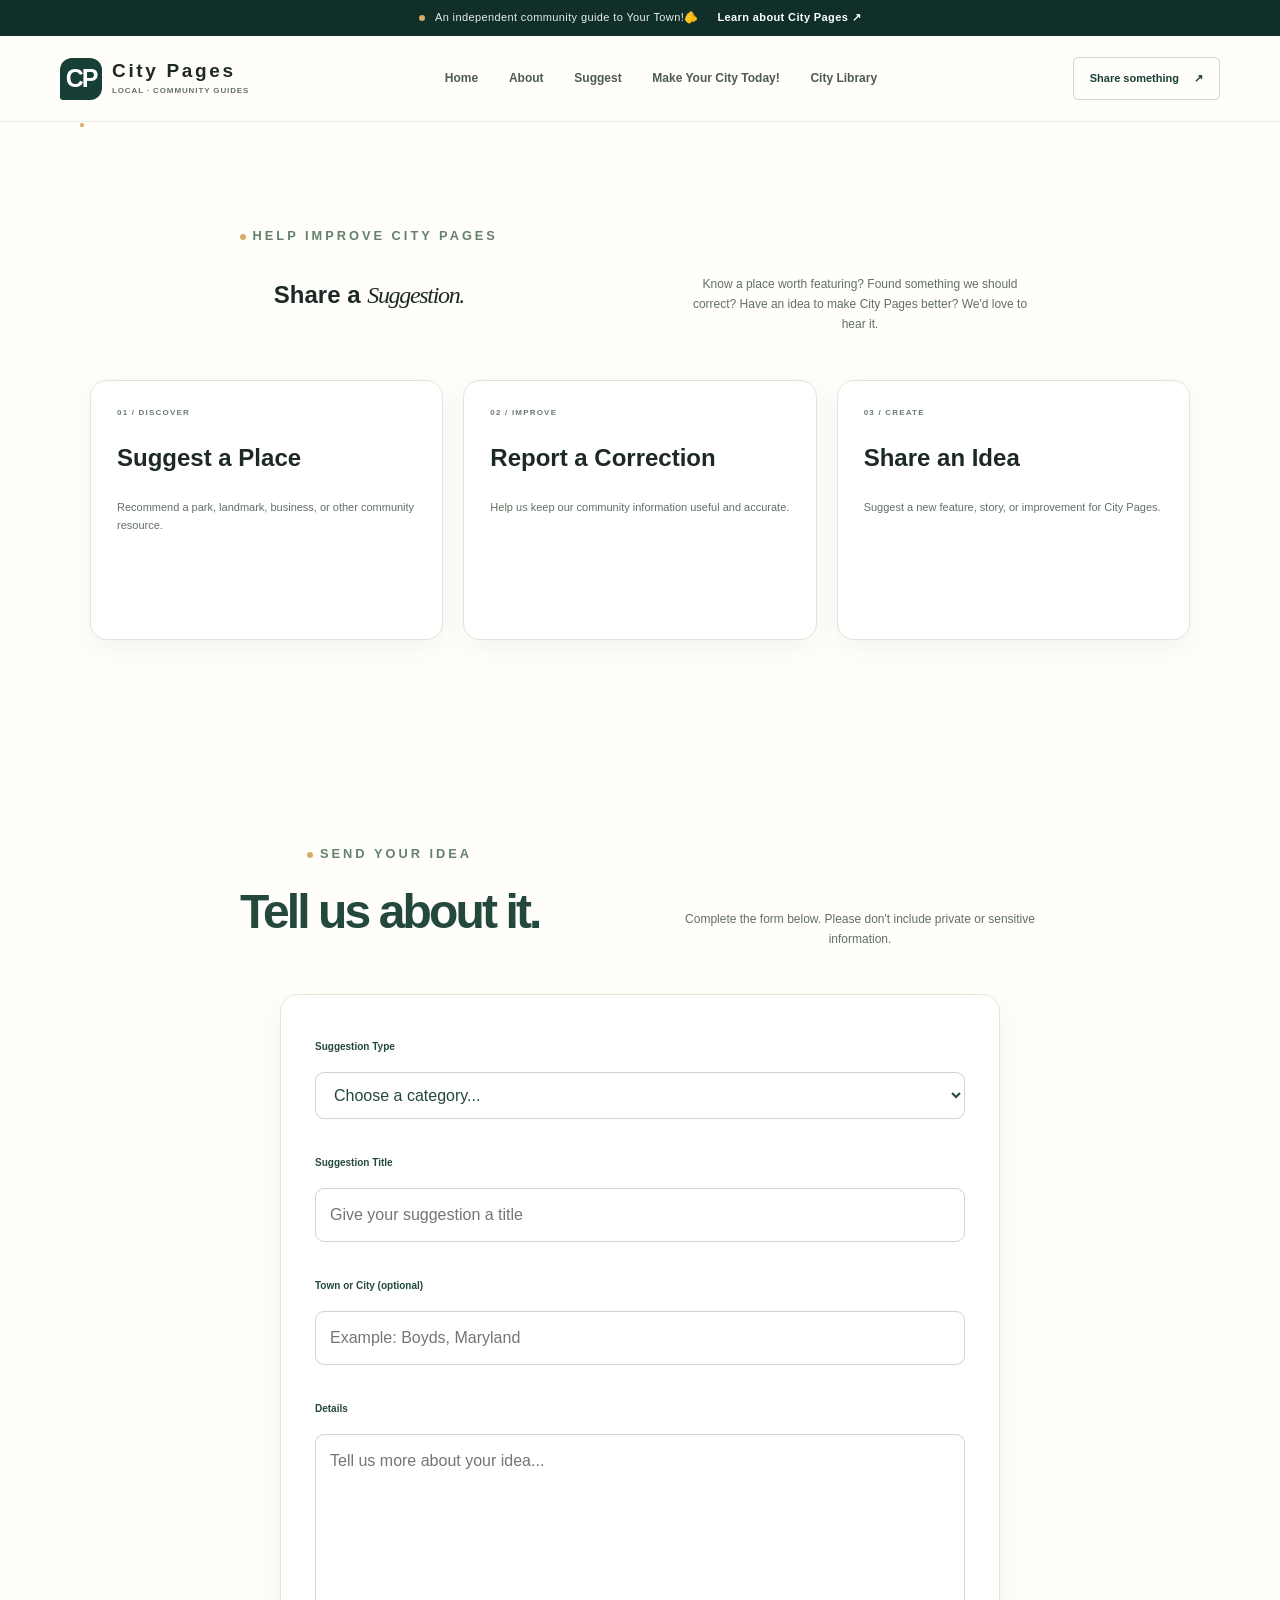
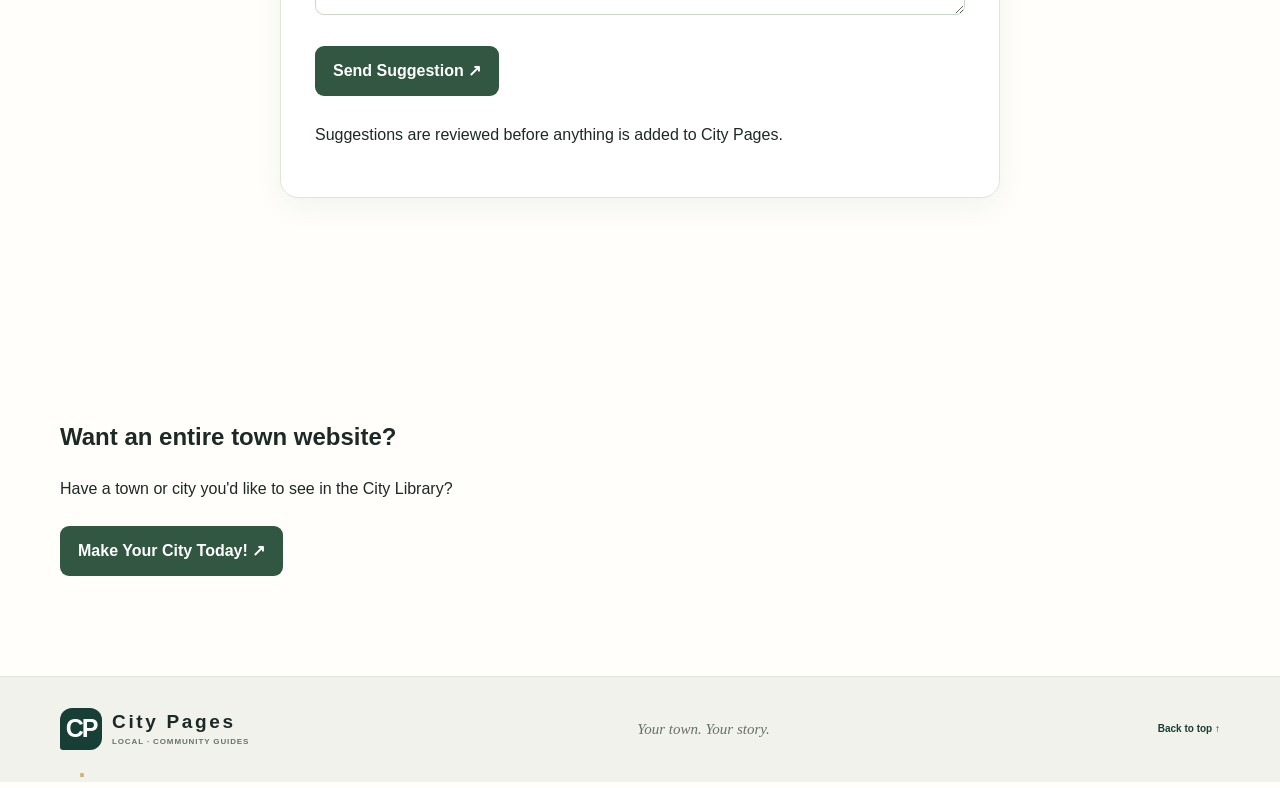
<file: suggest.html.html>
<!DOCTYPE html>
<html lang="en">
<head>
  <meta charset="UTF-8">
  <meta name="viewport" content="width=device-width, initial-scale=1">
  <title>Share a Suggestion | City Pages</title>
  <link rel="stylesheet" href="styles.css">
</head>
<body>

<div class="announcement">
    <span class="announcement-dot"></span>
    An independent community guide to Your Town!🫵
    <a href="about.html.html">Learn about City Pages <span aria-hidden="true">↗</span></a>
  </div>

<header class="site-header">
  <a class="brand" href="index.html">
    <span class="brand-mark">CP<span>.</span></span>
    <span class="brand-word">
      City Pages
      <small>LOCAL · COMMUNITY GUIDES</small>
    </span>
  </a>

  <button class="menu-toggle" id="menuToggle"
    aria-expanded="false" aria-controls="primaryNav"
    aria-label="Open navigation">☰</button>

  <nav class="primary-nav" id="primaryNav">
    <a href="index.html">Home</a>
    <a href="about.html.html">About</a>
    <a href="suggest.html.html" aria-current="page">Suggest</a>
    <a href="your-city.html.html">Make Your City Today!</a>
    <a href="library.html.html">City Library</a>
 </nav>

  <a class="header-cta" href="suggest.html.html">Share something <span aria-hidden="true">↗</span></a>
</header>

<main>
  <section class="section wrap">
    <div class="section-heading">
      <div>
        <div class="eyebrow">
          <span></span> HELP IMPROVE CITY PAGES
        </div>
        <h1>Share a <em>Suggestion.</em></h1>
      </div>
      <p>
        Know a place worth featuring? Found something
        we should correct? Have an idea to make
        City Pages better? We'd love to hear it.
      </p>
    </div>

    <div class="community-grid">
      <article class="community-card">
        <div class="card-kicker">01 / DISCOVER</div>
        <h2>Suggest a Place</h2>
        <p>
          Recommend a park, landmark, business,
          or other community resource.
        </p>
      </article>

      <article class="community-card">
        <div class="card-kicker">02 / IMPROVE</div>
        <h2>Report a Correction</h2>
        <p>
          Help us keep our community information
          useful and accurate.
        </p>
      </article>

      <article class="community-card">
        <div class="card-kicker">03 / CREATE</div>
        <h2>Share an Idea</h2>
        <p>
          Suggest a new feature, story,
          or improvement for City Pages.
        </p>
      </article>
    </div>
  </section>

  <section class="section wrap">
    <div class="section-heading">
      <div>
        <div class="eyebrow">
          <span></span> SEND YOUR IDEA
        </div>
        <h2>Tell us about it.</h2>
      </div>
      <p>
        Complete the form below. Please don't
        include private or sensitive information.
      </p>
    </div>

    <form class="suggestion-form"
          action="https://formsubmit.co/e54341b259eef1beee713100708a1630"
          method="POST">

      <input type="hidden" name="_subject"
             value="New City Pages Suggestion">
      <input type="hidden" name="_captcha" value="true">

      <label for="suggestionType">Suggestion Type</label>
      <select id="suggestionType" name="type" required>
        <option value="">Choose a category...</option>
        <option value="Place">Suggest a place</option>
        <option value="Correction">Report a correction</option>
        <option value="Story">Suggest a story</option>
        <option value="Feature">Website improvement</option>
        <option value="Other">Other</option>
      </select>

      <label for="suggestionTitle">Suggestion Title</label>
      <input id="suggestionTitle"
             name="title"
             type="text"
             placeholder="Give your suggestion a title"
             required>

      <label for="suggestionTown">Town or City (optional)</label>
      <input id="suggestionTown"
             name="town"
             type="text"
             placeholder="Example: Boyds, Maryland">

      <label for="suggestionDetails">Details</label>
      <textarea id="suggestionDetails"
                name="details"
                rows="6"
                placeholder="Tell us more about your idea..."
                required></textarea>

      <button class="green-button" type="submit">
        Send Suggestion ↗
      </button>

      <p>
        Suggestions are reviewed before anything
        is added to City Pages.
      </p>
    </form>
  </section>

  <section class="section wrap">
    <h2>Want an entire town website?</h2>
    <p>
      Have a town or city you'd like to see
      in the City Library?
    </p>
    <a class="green-button" href="your-city.html.html">
      Make Your City Today! ↗
    </a>
  </section>
</main>

<footer class="site-footer">
  <div class="wrap footer-main">
    <a class="brand footer-brand" href="index.html">
      <span class="brand-mark">CP<span>.</span></span>
      <span class="brand-word">
        City Pages
        <small>LOCAL · COMMUNITY GUIDES</small>
      </span>
    </a>
    <p>Your town. Your story.</p>
    <a class="back-top" href="#">Back to top ↑</a>
  </div>
</footer>

<script src="script.js"></script>
</body>
</html>
</html>
</file>
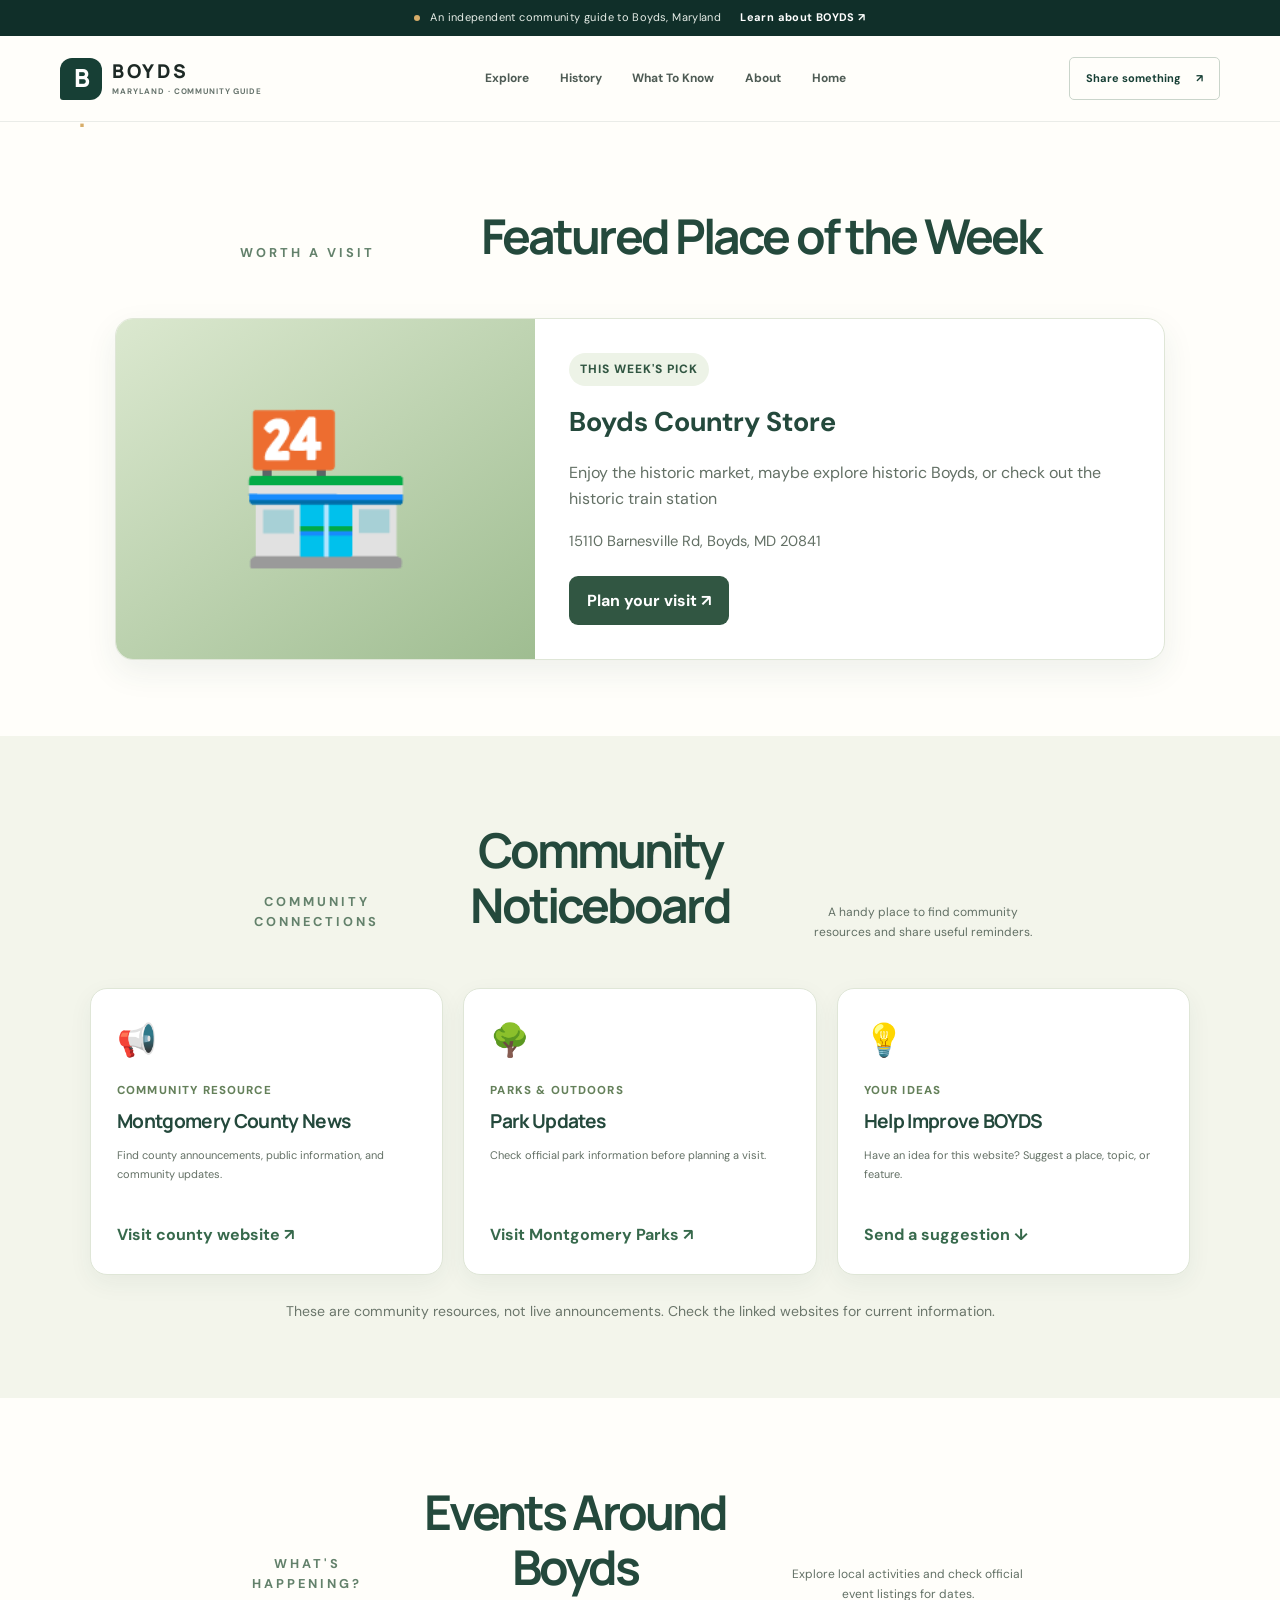
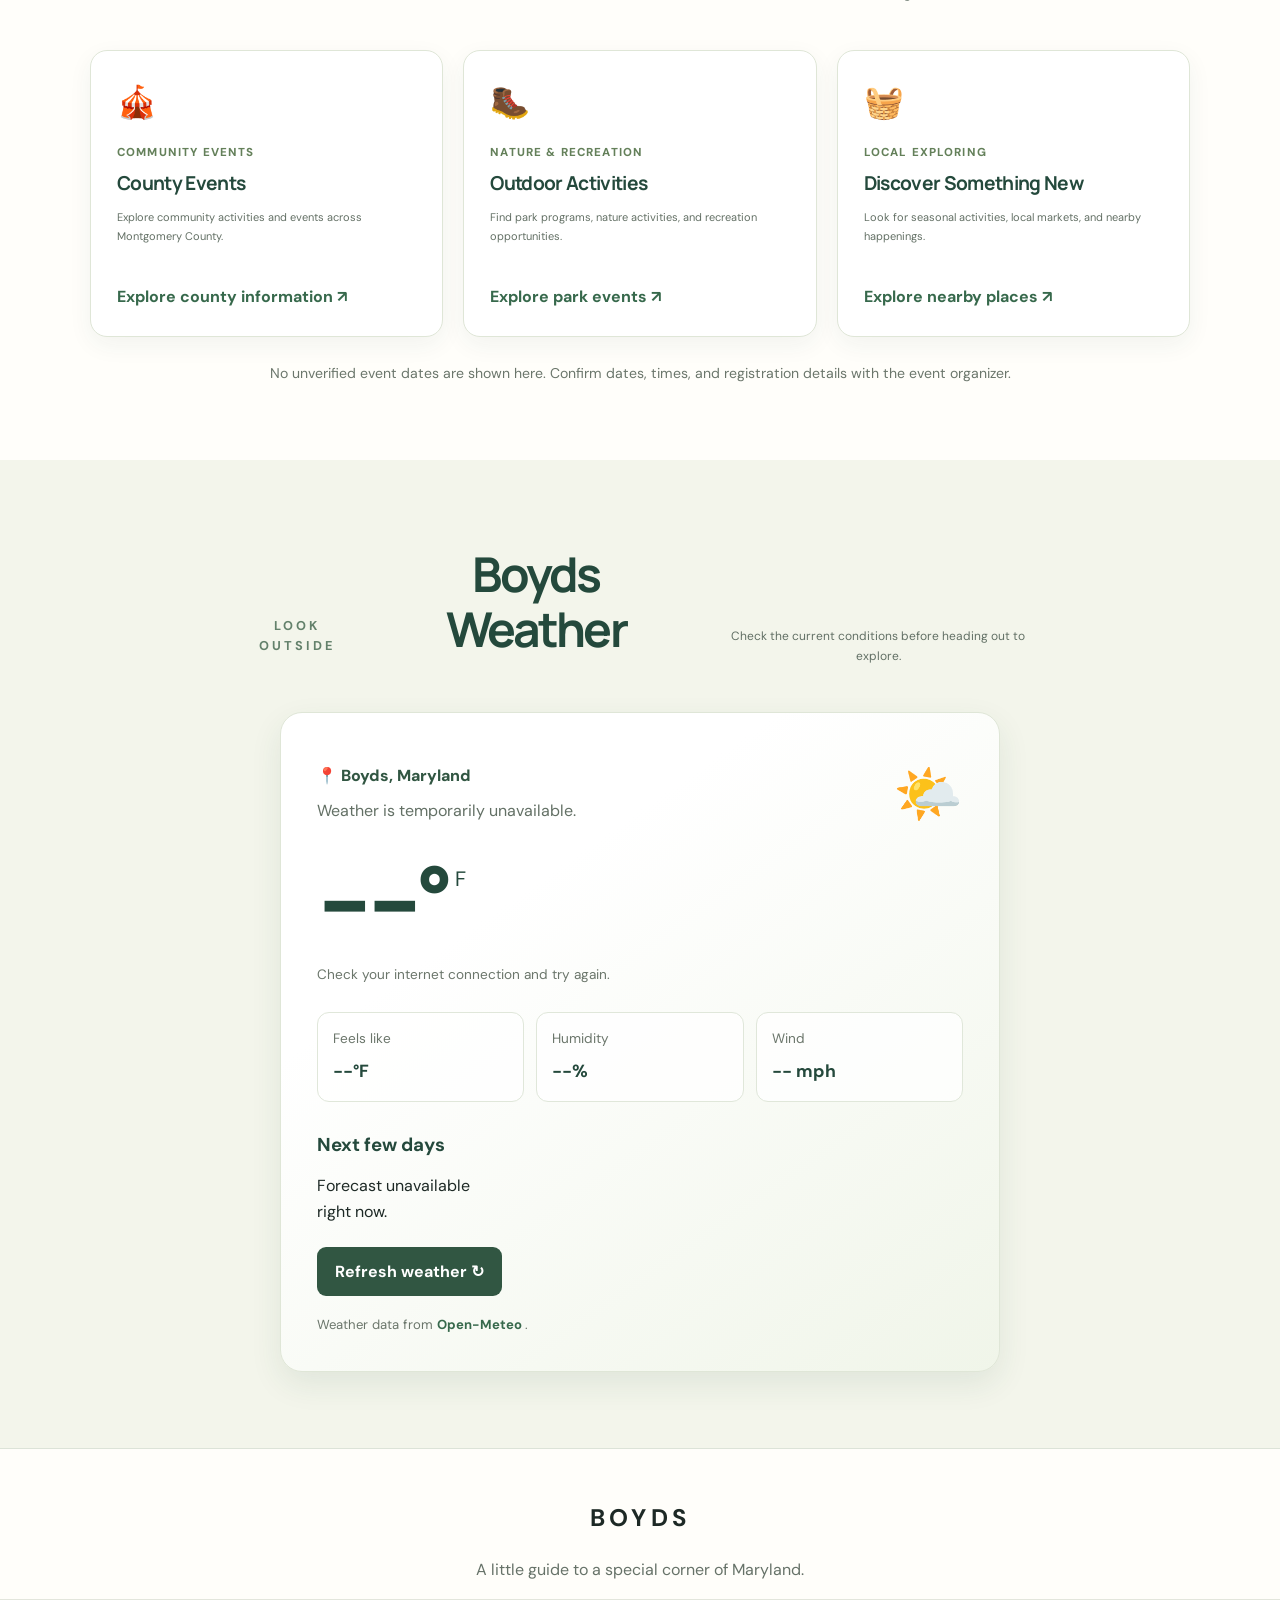
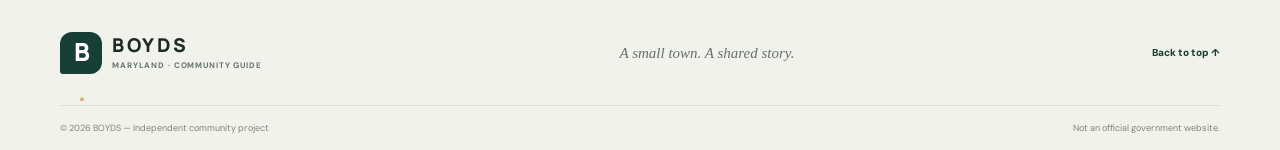
<file: what-to-know.html.html>
<!DOCTYPE html>
<html lang="en">
<head>
  <meta charset="UTF-8">
  <meta name="viewport" content="width=device-width, initial-scale=1">
  <meta name="description" content="BOYDS is an independent community guide to Boyds, Maryland: local places, history, community resources, events, and news.">
  <title>What to Know | Boyds, MD</title>
  <link rel="preconnect" href="https://fonts.googleapis.com">
  <link rel="preconnect" href="https://fonts.gstatic.com" crossorigin>
  <link href="https://fonts.googleapis.com/css2?family=DM+Sans:wght@400;500;600;700&family=Manrope:wght@400;500;600;700;800&display=swap" rel="stylesheet">
  <link rel="stylesheet" href="styles.css">
</head>
<body>
  <div class="announcement">
    <span class="announcement-dot"></span>
    An independent community guide to Boyds, Maryland
    <a href="about.html.html">Learn about BOYDS <span aria-hidden="true">↗</span></a>
  </div>

  <header class="site-header">
    <a class="brand" href="#home" aria-label="BOYDS home">
      <span class="brand-mark">B<span>.</span></span>
      <span class="brand-word">BOYDS<small>MARYLAND · COMMUNITY GUIDE</small></span>
    </a>
    <button class="menu-toggle" id="menuToggle" aria-expanded="false" aria-controls="primaryNav" aria-label="Open navigation">☰</button>
       <nav id="primaryNav" class="primary-nav" aria-label="Main navigation">
      <a href="explore.html.html">Explore</a>
      <a href="history.html.html">History</a>
      <a href="what-to-know.html.html">What To Know</a>
      <a href="about.html.html">About</a>
      <a href="home.html.html">Home</a>
 </nav>
    <a class="header-cta" href="suggest.html.html">Share something <span aria-hidden="true">↗</span></a>
  </header>

  <main>

<!-- FEATURED PLACE OF THE WEEK -->
<section class="upgrade-section" id="featured">
  <div class="section-heading">
    <span class="eyebrow">WORTH A VISIT</span>
    <h2>Featured Place of the Week</h2>
  </div>

  <article class="featured-place">
    <div class="featured-place-art" aria-hidden="true">🏪</div>
    <div class="featured-place-content">
      <span class="featured-tag">THIS WEEK'S PICK</span>
      <h3>Boyds Country Store</h3>
      <p>
        Enjoy the historic market, maybe explore historic Boyds, or check out the historic 	 train station
      </p>
      <p class="featured-address">15110 Barnesville Rd, Boyds, MD 20841</p>
      <a class="green-button"
         href="https://www.yelp.com/biz/boyds-country-store-boyds-2?dd_referrer=https%3A%2F%2Fwww.google.com%2F"
         target="_blank" rel="noopener">Plan your visit ↗</a>

   </div>
  </article>
</section>
<!-- ===================================
     BOYDS COMMUNITY NOTICEBOARD
=================================== -->
<section class="upgrade-section" id="noticeboard">
  <div class="section-heading">
    <span class="eyebrow">COMMUNITY CONNECTIONS</span>
    <h2>Community Noticeboard</h2>
    <p>A handy place to find community resources and share useful reminders.</p>
  </div>

  <div class="community-grid">
    <article class="community-card">
      <span class="community-icon">📢</span>
      <span class="community-label">COMMUNITY RESOURCE</span>
      <h3>Montgomery County News</h3>
      <p>Find county announcements, public information, and community updates.</p>
      <a href="https://www.montgomerycountymd.gov/"
         target="_blank" rel="noopener">Visit county website ↗</a>
    </article>

    <article class="community-card">
      <span class="community-icon">🌳</span>
      <span class="community-label">PARKS & OUTDOORS</span>
      <h3>Park Updates</h3>
      <p>Check official park information before planning a visit.</p>
      <a href="https://montgomeryparks.org/"
         target="_blank" rel="noopener">Visit Montgomery Parks ↗</a>
    </article>

    <article class="community-card">
      <span class="community-icon">💡</span>
      <span class="community-label">YOUR IDEAS</span>
      <h3>Help Improve BOYDS</h3>
      <p>Have an idea for this website? Suggest a place, topic, or feature.</p>
      <a href="#suggest">Send a suggestion ↓</a>
    </article>
  </div>

  <p class="noticeboard-note">
    These are community resources, not live announcements. Check the linked
    websites for current information.
  </p>
</section>

<!-- ===================================
     BOYDS EVENTS CALENDAR
=================================== -->
<section class="upgrade-section events-section" id="events">
  <div class="section-heading">
    <span class="eyebrow">WHAT'S HAPPENING?</span>
    <h2>Events Around Boyds</h2>
    <p>Explore local activities and check official event listings for dates.</p>
  </div>

  <div class="community-grid">
    <article class="community-card event-card">
      <span class="community-icon">🎪</span>
      <span class="community-label">COMMUNITY EVENTS</span>
      <h3>County Events</h3>
      <p>Explore community activities and events across Montgomery County.</p>
      <a href="https://www.montgomerycountymd.gov/"
         target="_blank" rel="noopener">Explore county information ↗</a>
    </article>

    <article class="community-card event-card">
      <span class="community-icon">🥾</span>
      <span class="community-label">NATURE & RECREATION</span>
      <h3>Outdoor Activities</h3>
      <p>Find park programs, nature activities, and recreation opportunities.</p>
      <a href="https://montgomeryparks.org/events/"
         target="_blank" rel="noopener">Explore park events ↗</a>
    </article>

    <article class="community-card event-card">
      <span class="community-icon">🧺</span>
      <span class="community-label">LOCAL EXPLORING</span>
      <h3>Discover Something New</h3>
      <p>Look for seasonal activities, local markets, and nearby happenings.</p>
      <a href="https://www.google.com/maps/search/events+near+Boyds+Maryland/"
         target="_blank" rel="noopener">Explore nearby places ↗</a>
    </article>
  </div>

  <p class="noticeboard-note">
    No unverified event dates are shown here. Confirm dates, times, and
    registration details with the event organizer.
  </p>
</section>

<!-- ===================================
     BOYDS WEATHER
=================================== -->
<section class="upgrade-section weather-section" id="weather">
  <div class="section-heading">
    <span class="eyebrow">LOOK OUTSIDE</span>
    <h2>Boyds Weather</h2>
    <p>Check the current conditions before heading out to explore.</p>
  </div>

  <div class="weather-card">
    <div class="weather-top">
      <div>
        <span class="weather-location">📍 Boyds, Maryland</span>
        <p id="weatherDescription" aria-live="polite">
          Getting the latest weather...
        </p>
      </div>
      <div class="weather-symbol" id="weatherIcon" aria-hidden="true">🌤️</div>
    </div>

    <div class="weather-temperature">
      <span id="weatherTemperature">--°</span>
      <span class="weather-unit">F</span>
    </div>

    <p id="weatherUpdated" class="weather-updated">
      Connecting to weather service...
    </p>

    <div class="weather-details">
      <div>
        <span>Feels like</span>
        <strong id="weatherFeels">--°F</strong>
      </div>
      <div>
        <span>Humidity</span>
        <strong id="weatherHumidity">--%</strong>
      </div>
      <div>
        <span>Wind</span>
        <strong id="weatherWind">-- mph</strong>
      </div>
    </div>

    <h3 class="forecast-heading">Next few days</h3>
    <div id="weatherForecast" class="weather-forecast">
      <p>Loading forecast...</p>
    </div>

    <button type="button" class="green-button" id="refreshWeather">
      Refresh weather ↻
    </button>

    <p class="weather-credit">
      Weather data from
      <a href="https://open-meteo.com/" target="_blank" rel="noopener">
        Open-Meteo
      </a>.
    </p>
  </div>
</section>

<footer class="boyds-footer"> <h2>BOYDS</h2> <p>A little guide to a special corner of Maryland.</p> </footer> </section>
 

 </main>

  <footer class="site-footer">
    <div class="wrap footer-main"><a class="brand footer-brand" href="#home"><span class="brand-mark">B<span>.</span></span><span class="brand-word">BOYDS<small>MARYLAND · COMMUNITY GUIDE</small></span></a><p>A small town. A shared story.</p><a href="#featured" class="back-top">Back to top ↑</a></div>
    <div class="wrap footer-bottom"><span>© <span id="year"></span> BOYDS — Independent community project</span><span>Not an official government website.</span></div>
  </footer>
  <script src="script.js"></script>
</body>
</html>
</file>
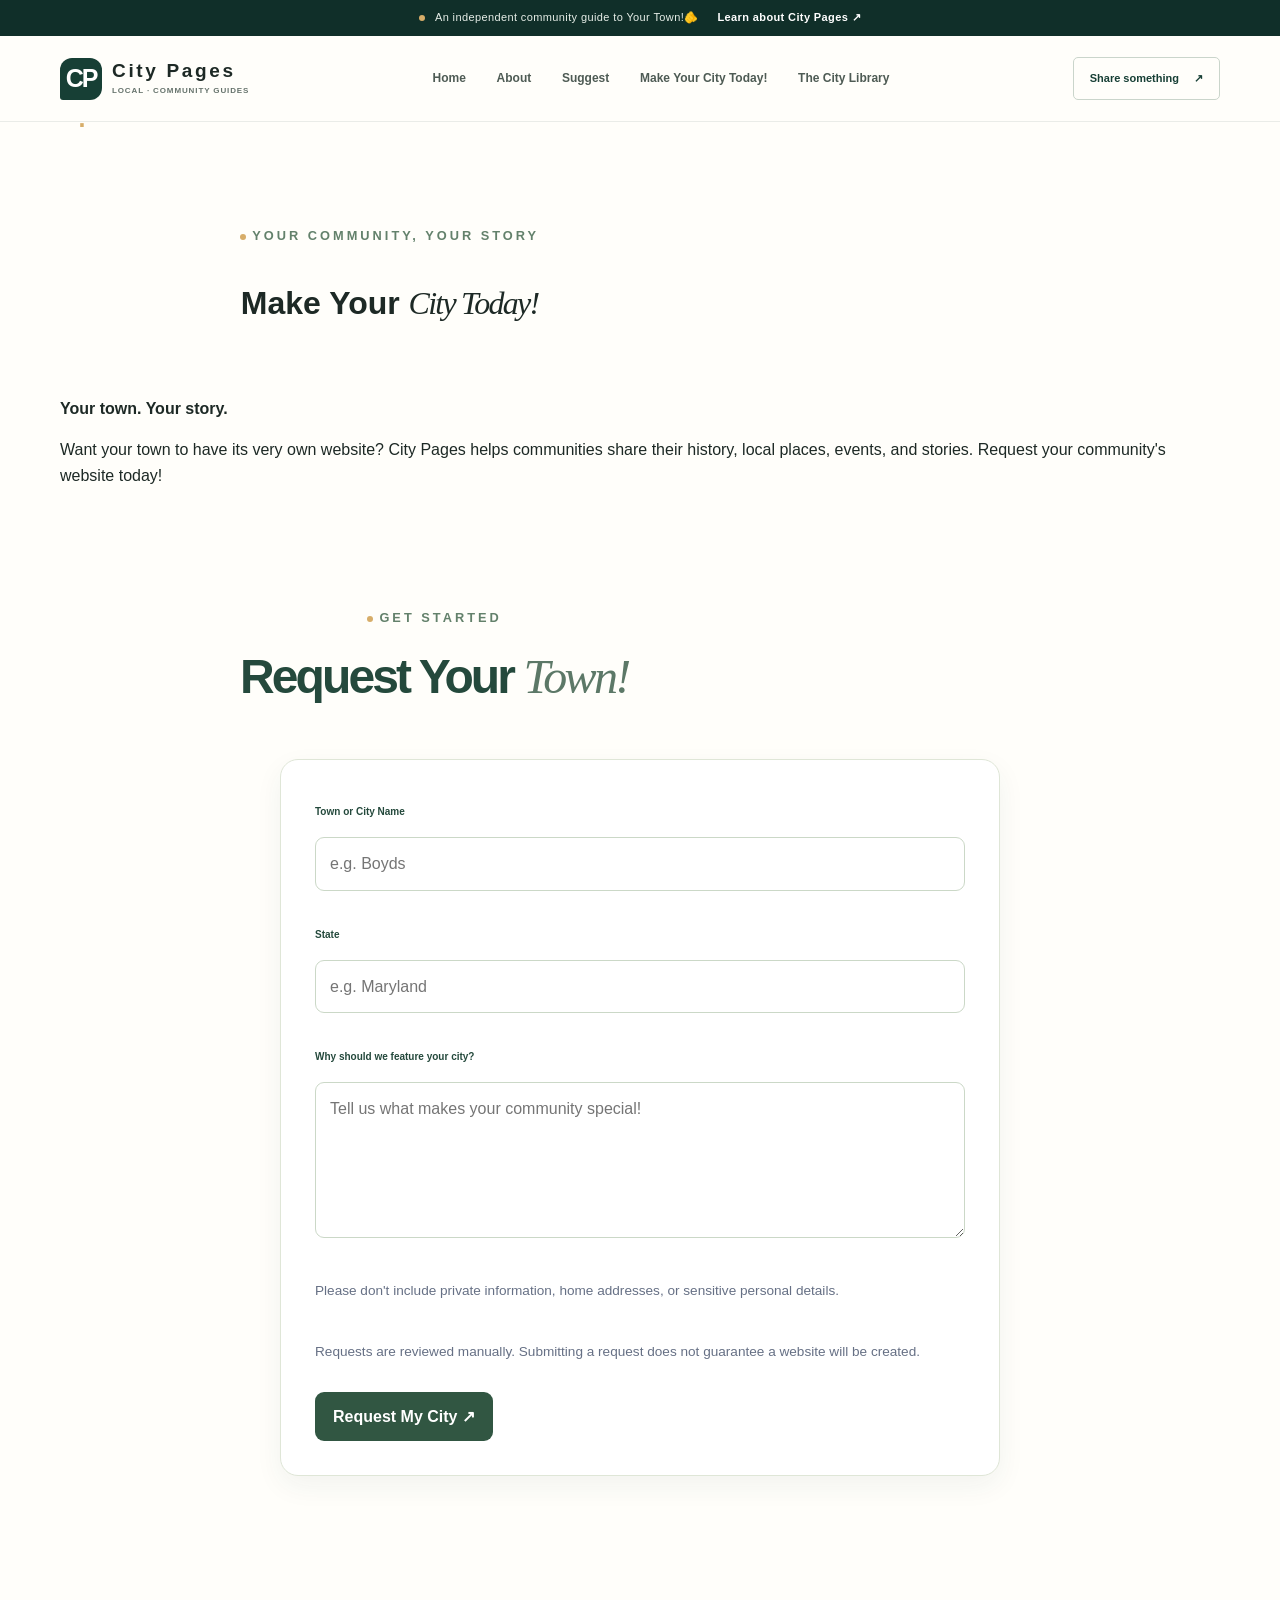
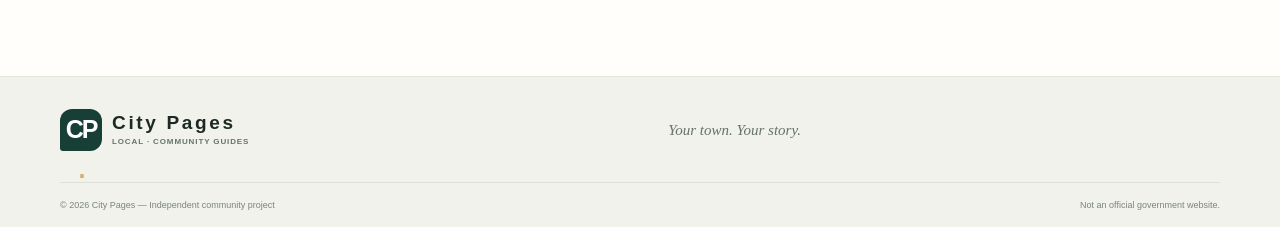
<file: your-city.html.html>
<!DOCTYPE html>
<html lang="en">
<head>
  <meta charset="UTF-8">
  <meta name="viewport" content="width=device-width, initial-scale=1">
  <meta name="description" content="Request a community website from City Pages.">
  <title>Make Your City Today! | City Pages</title>
  <link rel="stylesheet" href="styles.css">
</head>

<body>
  <div class="announcement">
    <span class="announcement-dot"></span>
    An independent community guide to Your Town!🫵
    <a href="about.html.html">Learn about City Pages <span aria-hidden="true">↗</span></a>
  </div>

  <header class="site-header">
    <a class="brand" href="#home" aria-label="City Pages home">
      <span class="brand-mark">CP<span>.</span></span>
      <span class="brand-word">City Pages<small>LOCAL · COMMUNITY GUIDES</small></span>
    </a>
    <button class="menu-toggle" id="menuToggle"
      aria-expanded="false" aria-controls="primaryNav"
      aria-label="Open navigation">☰</button>

    <nav class="primary-nav" id="primaryNav">
      <a href="index.html">Home</a>
      <a href="about.html.html">About</a>
      <a href="suggest.html.html">Suggest</a>
      <a href="your-city.html.html">Make Your City Today!</a>
      <a href="library.html.html">The City Library</a>
   </nav>
    <a class="header-cta" href="suggest.html.html">Share something <span aria-hidden="true">↗</span></a>
  </header>



  <main class="section wrap">
    <div class="section-heading">
      <div>
        <div class="eyebrow">
          <span></span> YOUR COMMUNITY, YOUR STORY
        </div>
        <h1>Make Your <em>City Today!</em></h1>
      </div>
    </div>

    <p><strong>Your town. Your story.</strong></p>

    <p>
      Want your town to have its very own website?
      City Pages helps communities share their
      history, local places, events, and stories.
      Request your community's website today!
    </p>

    <section class="section wrap">
      <div class="section-heading">
        <div>
          <div class="eyebrow">
            <span></span> GET STARTED
          </div>
          <h2>Request Your <em>Town!</em></h2>
        </div>
      </div>

      <form id="cityRequestForm"
            class="suggestion-form"
            action="https://formsubmit.co/e54341b259eef1beee713100708a1630"
            method="POST">

        <input type="hidden" name="_subject"
               value="New City Pages Town Request!">
        <input type="hidden" name="_template" value="table">
        <input type="hidden" name="_captcha" value="true">

        <label for="cityName">Town or City Name</label>
        <input id="cityName" name="cityName" type="text"
               placeholder="e.g. Boyds" required>

        <label for="stateName">State</label>
        <input id="stateName" name="stateName" type="text"
               placeholder="e.g. Maryland" required>

        <label for="cityReason">
          Why should we feature your city?
        </label>
        <textarea id="cityReason" name="cityReason"
                  rows="5" required
                  placeholder="Tell us what makes your community special!"></textarea>

        <p class="form-privacy">
          Please don't include private information,
          home addresses, or sensitive personal details.
        </p>

        <p class="form-privacy">
          Requests are reviewed manually. Submitting
          a request does not guarantee a website
          will be created.
        </p>

        <button type="submit" class="green-button">
          Request My City ↗
        </button>
      </form>
    </section>
  </main>

 <footer class="site-footer">
    <div class="wrap footer-main"><a class="brand footer-brand" href="#home"><span class="brand-mark">CP<span>.</span></span><span class="brand-word">City Pages<small>LOCAL · COMMUNITY GUIDES</small></span></a><p>Your town. Your story.</p><a href="#" class="back-top"></a></div>
    <div class="wrap footer-bottom"><span>© <span id="year"></span> City Pages — Independent community project</span><span>Not an official government website.</span></div>
  </footer>
  <script src="script.js"></script>
</body>
</html>
</file>
<file: styles.css>
:root {
  --forest: #173f35; --forest-deep: #102f29; --sage: #dce7db; --cream: #f7f6f0;
  --paper: #fffefa; --ink: #1d2925; --muted: #66736c; --line: #e0e5dd; --gold: #d7ad69;
  --serif: Georgia, "Times New Roman", serif; --sans: "DM Sans", Arial, sans-serif; --display: "Manrope", "DM Sans", sans-serif;
}
* { box-sizing: border-box; }
html { scroll-behavior: smooth; scroll-padding-top: 90px; }
body { margin: 0; background: var(--paper); color: var(--ink); font-family: var(--sans); line-height: 1.6; }
a { color: inherit; text-decoration: none; }
button, input, select, textarea { font: inherit; }
button, a, input, select, textarea { -webkit-tap-highlight-color: transparent; }
.wrap { width: min(1160px, calc(100% - 48px)); margin: 0 auto; }
.announcement { min-height: 36px; padding: 7px 24px; background: var(--forest-deep); color: #e7eee8; display: flex; align-items: center; justify-content: center; gap: 10px; font-size: 11px; letter-spacing: .035em; }
.announcement-dot, .eyebrow span { display: inline-block; width: 6px; height: 6px; border-radius: 50%; background: var(--gold); }
.announcement a { margin-left: 9px; font-weight: 700; color: #fff; }
.site-header { height: 86px; padding: 0 max(24px, calc((100vw - 1160px)/2)); display: flex; align-items: center; gap: 36px; background: var(--paper); border-bottom: 1px solid rgba(23,63,53,.09); position: sticky; top: 0; z-index: 10; }
.brand { display: flex; align-items: center; gap: 10px; flex-shrink: 0; }
.brand-mark { display: grid; place-items: center; width: 42px; height: 42px; border-radius: 12px 12px 12px 3px; background: var(--forest); color: #fff; font-family: var(--display); font-size: 25px; font-weight: 800; letter-spacing: -2px; }
.brand-mark span { color: var(--gold); }
.brand-word { font-family: var(--display); font-size: 19px; line-height: 1.1; font-weight: 800; letter-spacing: .14em; }
.brand-word small { display: block; margin-top: 5px; font-family: var(--sans); font-size: 8px; letter-spacing: .11em; color: var(--muted); font-weight: 700; }
.primary-nav { display: flex; align-items: center; justify-content: center; gap: clamp(16px, 2.4vw, 34px); flex: 1; }
.primary-nav a { color: #4e5b54; font-size: 12px; font-weight: 700; transition: color .2s; }
.primary-nav a:hover, .primary-nav a:focus-visible { color: #0c6c4f; }
.header-cta { padding: 12px 16px; border: 1px solid #cad5cb; border-radius: 5px; color: var(--forest); font-size: 11px; font-weight: 700; white-space: nowrap; }
.header-cta span { margin-left: 12px; }
.menu-toggle { display: none; border: 0; background: transparent; font-size: 25px; color: var(--forest); cursor: pointer; }
.hero { position: relative; min-height: 600px; display: flex; align-items: center; overflow: hidden; color: #fff; background: #24493c; }
.hero-image { position: absolute; inset: 0; background: url("Images/town.png") center 52%/cover; transform: scale(1.02); }
.hero-shade { position: absolute; inset: 0; background: linear-gradient(90deg, rgba(12,39,31,.88) 0%, rgba(14,42,33,.68) 43%, rgba(15,39,32,.12) 100%), linear-gradient(0deg, rgba(11,34,27,.3), transparent 60%); }
.hero-content { position: relative; z-index: 1; padding-top: 42px; padding-bottom: 60px; }
.eyebrow { display: flex; align-items: center; gap: 9px; color: #5b6b60; font-size: 10px; font-weight: 800; letter-spacing: .16em; }
.eyebrow.light { color: #dce8df; }
.hero h1 { font-family: var(--display); font-size: clamp(48px, 6.6vw, 78px); line-height: 1.04; letter-spacing: -.065em; margin: 25px 0 20px; font-weight: 700; }
h1 em, h2 em { font-family: var(--serif); font-weight: 400; letter-spacing: -.055em; }
.hero-intro { max-width: 480px; font-size: 15px; color: #e0e8e1; line-height: 1.8; }
.hero-actions { display: flex; align-items: center; gap: 26px; margin-top: 28px; }
.button { min-height: 48px; padding: 13px 18px; display: inline-flex; justify-content: center; align-items: center; gap: 20px; border: 1px solid transparent; border-radius: 4px; font-size: 12px; font-weight: 800; cursor: pointer; transition: transform .2s, background .2s; }
.button:hover { transform: translateY(-2px); }
.button-light { background: #fffefa; color: var(--forest); }
.button-light span { font-size: 17px; }
.text-link { font-size: 12px; font-weight: 700; }
.text-link span { padding-left: 8px; }
.light-link { color: #fff; }
.hero-note { display: flex; align-items: center; gap: 12px; margin-top: 55px; font-size: 10px; line-height: 1.6; color: #dce5dc; }
.note-icon { display: grid; place-items: center; border: 1px solid rgba(255,255,255,.45); width: 32px; height: 32px; border-radius: 50%; color: var(--gold); font-size: 19px; }
.hero-note strong { color: #fff; }
.hero-stamp { position: absolute; right: max(32px, calc((100vw - 1160px)/2)); bottom: 42px; z-index: 1; width: 84px; height: 84px; border: 1px solid rgba(255,255,255,.7); outline: 1px solid rgba(255,255,255,.35); outline-offset: 5px; border-radius: 50%; display: flex; flex-direction: column; align-items: center; justify-content: center; line-height: 1.1; color: #fff; transform: rotate(10deg); }
.hero-stamp span { font-size: 8px; letter-spacing: .2em; }
.hero-stamp b { font-family: var(--serif); font-size: 26px; margin: 3px 0; }
.quick-strip { display: grid; grid-template-columns: repeat(3,1fr); padding: 0; position: relative; z-index: 2; margin-top: -1px; border: 1px solid var(--line); background: #fff; }
.quick-strip > a { display: flex; align-items: center; gap: 14px; min-height: 94px; padding: 20px 24px; border-right: 1px solid var(--line); }
.quick-strip > a:last-child { border: 0; }
.quick-icon { width: 38px; height: 38px; display: grid; place-items: center; background: var(--sage); color: var(--forest); border-radius: 50%; font-size: 21px; flex-shrink: 0; }
.quick-strip b, .quick-strip small { display: block; }
.quick-strip b { font-size: 12px; }
.quick-strip small { color: var(--muted); font-size: 10px; margin-top: 3px; }
.quick-strip .arrow { margin-left: auto; color: var(--forest); font-size: 18px; }
.section { padding-top: 100px; padding-bottom: 100px; }
.section-heading { display: flex; align-items: end; justify-content: space-between; gap: 40px; margin-bottom: 35px; }
.section-heading h2, .history-content h2, .contribute-inner h2 { font-family: var(--display); font-size: clamp(34px, 4vw, 49px); letter-spacing: -.06em; line-height: 1.12; margin: 13px 0 0; font-weight: 700; }
.section-heading h2 em { color: #5c7867; }
.section-heading > p { width: min(400px, 45%); margin: 0 0 3px; color: var(--muted); font-size: 12px; line-height: 1.9; }
.feature-grid { display: grid; grid-template-columns: 1.2fr 1fr; grid-template-rows: 245px 245px; gap: 16px; }
.place-card { position: relative; min-height: 240px; overflow: hidden; background: #3d5a49; color: white; border-radius: 5px; }
.place-large { grid-row: span 2; }
.place-card img { position: absolute; width: 100%; height: 100%; object-fit: cover; transition: transform .5s; }
.place-card:hover img { transform: scale(1.045); }
.card-overlay { position: absolute; inset: 0; background: linear-gradient(0deg, rgba(8,29,23,.88) 0%, rgba(8,29,23,.08) 72%); }
.place-tag { position: absolute; top: 18px; left: 18px; padding: 6px 9px; background: rgba(247,246,240,.94); color: var(--forest); border-radius: 2px; font-size: 8px; letter-spacing: .13em; font-weight: 800; }
.place-info { position: absolute; bottom: 0; left: 0; right: 0; padding: 24px; }
.place-info h3 { font-family: var(--display); font-size: 22px; margin: 0 0 6px; letter-spacing: -.04em; }
.place-info p { max-width: 420px; font-size: 11px; color: #e0e8e1; margin: 0 0 12px; line-height: 1.65; }
.place-info a { font-size: 10px; font-weight: 800; border-bottom: 1px solid rgba(255,255,255,.5); padding-bottom: 4px; }
.place-info a span { margin-left: 12px; }
.source-note { color: #7a857d; font-size: 10px; margin-top: 14px; }
.history-band { min-height: 480px; display: grid; grid-template-columns: 1fr 1fr; background: var(--forest); color: #fff; }
.history-photo { background: url("https://commons.wikimedia.org/wiki/Special:FilePath/Boyds%2C_MD_Underpass_%286799232276%29.jpg?width=1400") center/cover; min-height: 480px; }
.history-content { padding: 70px clamp(32px, 7vw, 105px) 42px clamp(35px, 6vw, 85px); }
.history-content h2 { font-size: clamp(37px, 4vw, 51px); margin: 18px 0; }
.history-content h2 em, .contribute-inner h2 em { color: #c4d4c5; }
.history-content > p { color: #d3dfd5; max-width: 490px; font-size: 12px; line-height: 1.9; margin-bottom: 24px; }
.button-outline-light { color: #fff; border-color: #819b8a; background: transparent; }
.history-facts { display: grid; grid-template-columns: repeat(3,1fr); gap: 16px; border-top: 1px solid rgba(255,255,255,.22); padding-top: 24px; margin-top: 42px; }
.history-facts b, .history-facts span { display: block; }
.history-facts b { font-family: var(--display); font-size: 18px; }
.history-facts span { margin-top: 4px; color: #c4d2c7; font-size: 9px; line-height: 1.5; }
.community-section { background: var(--cream); padding: 94px 0 100px; }
.community-grid { display: grid; grid-template-columns: repeat(3,1fr); gap: 16px; }
.community-card { background: #fff; padding: 26px; min-height: 260px; border: 1px solid #e9ebe4; border-radius: 5px; }
.community-symbol { width: 43px; height: 43px; display: grid; place-items: center; border-radius: 50%; font-size: 22px; margin-bottom: 25px; }
.community-symbol.green { background: #dfe9dc; color: var(--forest); }
.community-symbol.tan { background: #f0e5d1; color: #805b2f; }
.community-symbol.blue { background: #e0e9ed; color: #416477; }
.card-kicker, .directory-type { font-size: 8px; letter-spacing: .15em; font-weight: 800; color: #6c7c70; }
.community-card h3, .directory-card h3 { font-family: var(--display); font-size: 17px; line-height: 1.35; margin: 8px 0; letter-spacing: -.035em; }
.community-card p, .directory-card p { font-size: 11px; color: var(--muted); line-height: 1.8; min-height: 58px; }
.arrow-link { display: inline-flex; gap: 12px; align-items: center; margin-top: 10px; color: var(--forest); font-size: 10px; font-weight: 800; }
.arrow-link span { font-size: 15px; }
.events-section { padding: 94px 0 100px; }
.event-toolbar { display: flex; gap: 12px; margin-bottom: 12px; }
.search-box { display: flex; align-items: center; gap: 10px; min-height: 44px; padding: 0 14px; background: #fff; border: 1px solid var(--line); border-radius: 4px; color: #6e7b71; flex: 1; }
.search-box span { font-size: 22px; }
.search-box input { border: 0; outline: 0; width: 100%; background: transparent; color: var(--ink); font-size: 11px; }
.event-toolbar select, .suggestion-form select, .suggestion-form input, .suggestion-form textarea { border: 1px solid var(--line); border-radius: 4px; background: #fff; color: var(--ink); padding: 0 13px; font-size: 11px; outline-color: #678b77; }
.event-toolbar select { min-width: 165px; }
.event-list { border-top: 1px solid var(--line); }
.event-row { display: grid; grid-template-columns: 76px 1fr 42px; align-items: center; gap: 23px; padding: 23px 0; border-bottom: 1px solid var(--line); }
.event-date { width: 66px; height: 68px; display: flex; flex-direction: column; align-items: center; justify-content: center; background: var(--cream); color: var(--forest); border: 1px solid #e9e9df; border-radius: 4px; }
.event-date span { font-size: 8px; letter-spacing: .12em; font-weight: 800; }
.event-date b { font-family: var(--display); font-size: 15px; }
.event-main h3 { margin: 4px 0; font-family: var(--display); font-size: 16px; letter-spacing: -.03em; }
.event-main p { margin: 0; font-size: 11px; color: var(--muted); line-height: 1.7; }
.event-arrow { width: 38px; height: 38px; display: grid; place-items: center; border: 1px solid var(--line); border-radius: 50%; color: var(--forest); font-size: 17px; }
.events-footer { display: flex; justify-content: space-between; gap: 20px; margin-top: 18px; color: var(--muted); font-size: 10px; }
.events-footer a { color: var(--forest); font-weight: 800; }
.events-footer a span { margin-left: 7px; }
.empty-state { color: var(--muted); background: var(--cream); border-radius: 4px; padding: 18px; font-size: 12px; }
.directory-section { padding-top: 20px; }
.directory-controls { display: flex; align-items: center; gap: 20px; justify-content: space-between; margin-bottom: 24px; }
.directory-search { max-width: 365px; }
.filter-pills { display: flex; gap: 6px; flex-wrap: wrap; }
.filter-pill { border: 1px solid #dce2da; border-radius: 30px; background: transparent; color: #657269; padding: 9px 13px; font-size: 10px; cursor: pointer; }
.filter-pill:hover, .filter-pill.active { background: var(--forest); color: white; border-color: var(--forest); }
.directory-grid { display: grid; grid-template-columns: repeat(3,1fr); gap: 14px; }
.directory-card { padding: 23px; border: 1px solid var(--line); border-radius: 5px; min-height: 235px; background: #fff; }
.directory-icon { width: 39px; height: 39px; border-radius: 10px; display: grid; place-items: center; font-size: 20px; margin-bottom: 20px; }
.directory-icon.park { background: #e1eadf; color: #315c43; }
.directory-icon.community { background: #f0e6d5; color: #7e603a; }
.directory-icon.resource { background: #e0e9ed; color: #456a7c; }
.directory-card h3 { margin-top: 8px; font-size: 16px; }
.directory-card p { min-height: 60px; margin-bottom: 14px; }
.directory-card > a { font-size: 10px; color: var(--forest); font-weight: 800; }
.directory-disclaimer { padding: 14px 16px; margin-top: 18px; background: var(--cream); color: #6d786f; font-size: 10px; line-height: 1.7; border-radius: 4px; }
.contribute-section { background: var(--forest); color: #fff; padding: 85px 0; }
.contribute-inner { display: grid; grid-template-columns: 1fr 1fr; gap: clamp(35px, 8vw, 110px); align-items: start; }
.contribute-inner h2 { margin: 17px 0; font-size: clamp(39px, 4.5vw, 55px); }
.contribute-inner > div > p { max-width: 400px; color: #d2dfd4; font-size: 12px; line-height: 1.9; }
.suggestion-form { padding: 25px; background: #fffefa; color: var(--ink); border-radius: 5px; }
.suggestion-form label { display: block; margin: 0 0 7px; font-size: 10px; font-weight: 800; }
.suggestion-form select, .suggestion-form input, .suggestion-form textarea { width: 100%; margin-bottom: 16px; padding: 12px; }
.suggestion-form textarea { resize: vertical; }
.suggestion-form .full-button { width: 100%; border: 0; }
.form-note { color: #7c857d; font-size: 9px; line-height: 1.7; margin: 12px 0 0; }
.form-message { color: var(--forest); font-size: 11px; font-weight: 700; margin-top: 8px; }
.about-section { padding-top: 72px; padding-bottom: 75px; display: grid; grid-template-columns: .8fr 1.2fr; gap: 80px; }
.about-label h2 { font-family: var(--display); font-size: 26px; line-height: 1.2; letter-spacing: -.05em; margin: 16px 0; }
.about-copy p { margin: 0 0 14px; color: var(--muted); font-size: 11px; line-height: 1.9; }
.about-copy strong { color: var(--ink); }
.site-footer { background: #f1f2eb; border-top: 1px solid #e3e6dc; }
.footer-main { min-height: 105px; display: flex; align-items: center; justify-content: space-between; gap: 20px; }
.footer-main > p { color: #66736a; font-family: var(--serif); font-style: italic; font-size: 15px; }
.back-top { font-size: 10px; font-weight: 800; color: var(--forest); }
.footer-bottom { border-top: 1px solid #dce2d8; min-height: 45px; display: flex; justify-content: space-between; align-items: center; gap: 15px; color: #7b857c; font-size: 9px; }
:focus-visible { outline: 3px solid #d8ad66; outline-offset: 3px; }
@media (max-width: 900px) {
  .site-header { gap: 18px; }
  .primary-nav { gap: 14px; }
  .primary-nav a { font-size: 11px; }
  .header-cta { padding: 11px; }
  .history-content { padding: 50px 35px; }
  .directory-controls { align-items: stretch; flex-direction: column; }
  .directory-search { max-width: none; }
}
@media (max-width: 700px) {
  .wrap { width: min(100% - 34px, 560px); }
  .announcement { padding: 8px 12px; font-size: 9px; flex-wrap: wrap; gap: 6px; }
  .announcement a { margin-left: 4px; }
  .site-header { height: 72px; padding: 0 17px; justify-content: space-between; gap: 10px; }
  .brand-mark { width: 37px; height: 37px; font-size: 22px; }
  .brand-word { font-size: 17px; }
  .brand-word small { font-size: 7px; }
  .menu-toggle { display: block; margin-left: auto; }
  .header-cta { display: none; }
  .primary-nav { display: none; position: absolute; top: 71px; left: 0; right: 0; background: #fffefa; border-bottom: 1px solid var(--line); padding: 14px 20px 20px; align-items: stretch; flex-direction: column; gap: 0; box-shadow: 0 12px 18px rgba(20,40,30,.08); }
  .primary-nav.open { display: flex; }
  .primary-nav a { padding: 12px 4px; border-bottom: 1px solid #edf0e9; font-size: 13px; }
  .hero { min-height: 590px; align-items: end; }
  .hero-content { padding-top: 65px; padding-bottom: 44px; }
  .hero h1 { font-size: clamp(47px, 12vw, 66px); }
  .hero-intro { font-size: 13px; max-width: 390px; }
  .hero-stamp { width: 65px; height: 65px; right: 27px; bottom: 27px; opacity: .8; }
  .hero-stamp b { font-size: 20px; }
  .hero-stamp span { font-size: 6px; }
  .hero-note { margin-top: 38px; }
  .quick-strip { width: 100%; grid-template-columns: 1fr; border-left: 0; border-right: 0; }
  .quick-strip > a { min-height: 72px; padding: 14px 22px; border-right: 0; border-bottom: 1px solid var(--line); }
  .quick-strip > a:last-child { border-bottom: 0; }
  .section { padding-top: 70px; padding-bottom: 70px; }
  .section-heading { align-items: start; flex-direction: column; gap: 14px; margin-bottom: 25px; }
  .section-heading > p { width: 100%; max-width: 480px; }
  .feature-grid { grid-template-columns: 1fr; grid-template-rows: 300px 230px 230px; }
  .place-large { grid-row: auto; }
  .place-info { padding: 20px; }
  .place-info h3 { font-size: 20px; }
  .history-band { grid-template-columns: 1fr; }
  .history-photo { min-height: 250px; }
  .history-content { padding: 50px 24px 38px; }
  .history-facts { margin-top: 30px; gap: 9px; }
  .history-facts b { font-size: 16px; }
  .history-facts span { font-size: 8px; }
  .community-section, .events-section { padding: 70px 0; }
  .community-grid { grid-template-columns: 1fr; }
  .community-card { min-height: auto; }
  .community-card p { min-height: 0; }
  .event-toolbar { flex-direction: column; }
  .event-toolbar select { min-height: 43px; }
  .event-row { grid-template-columns: 56px 1fr 30px; gap: 12px; padding: 18px 0; }
  .event-date { width: 54px; height: 59px; }
  .event-date b { font-size: 13px; }
  .event-main h3 { font-size: 14px; }
  .event-main p { font-size: 10px; }
  .event-arrow { width: 30px; height: 30px; }
  .events-footer { flex-direction: column; gap: 8px; }
  .directory-section { padding-top: 5px; }
  .filter-pills { gap: 6px; }
  .filter-pill { padding: 8px 11px; }
  .directory-grid { grid-template-columns: 1fr; }
  .directory-card { min-height: auto; }
  .directory-card p { min-height: 0; }
  .contribute-section { padding: 65px 0; }
  .contribute-inner { grid-template-columns: 1fr; gap: 28px; }
  .suggestion-form { padding: 19px; }
  .about-section { padding-top: 60px; padding-bottom: 60px; grid-template-columns: 1fr; gap: 15px; }
  .footer-main { padding-top: 22px; padding-bottom: 22px; min-height: 0; flex-wrap: wrap; }
  .footer-main > p { width: 100%; order: 3; margin: 0; }
  .footer-bottom { padding-top: 13px; padding-bottom: 13px; flex-direction: column; align-items: flex-start; gap: 4px; }
}
@media (prefers-reduced-motion: reduce) { html { scroll-behavior: auto; } *, *::before, *::after { transition-duration: .01ms !important; animation-duration: .01ms !important; } }

/* ===== BOYDS COMMUNITY GUIDE ===== */ .boyds-guide { --boyds-green: #24493c; --boyds-green-light: #e8eee5; --boyds-cream: #f8f7f0; --boyds-text: #293b31; background: var(--boyds-cream); color: var(--boyds-text); padding: 64px 6%; font-family: inherit; } .boyds-guide * { box-sizing: border-box; } .boyds-heading { max-width: 760px; margin: 0 auto 64px; text-align: center; } .boyds-eyebrow { color: #63816a; font-size: 0.78rem; font-weight: 800; letter-spacing: 0.15em; } .boyds-heading h2 { color: var(--boyds-green); font-size: clamp(2.2rem, 5vw, 3.5rem); margin: 12px 0; } .boyds-heading p, .boyds-section > p { line-height: 1.7; color: #667268; } .boyds-section { max-width: 1150px; margin: 0 auto 76px; scroll-margin-top: 30px; } .boyds-section > h2 { color: var(--boyds-green); font-size: clamp(1.6rem, 3vw, 2.2rem); margin-bottom: 10px; } .boyds-grid { display: grid; grid-template-columns: repeat(3, minmax(0, 1fr)); gap: 22px; margin-top: 26px; } .boyds-card { background: #fff; border: 1px solid #e0e6dd; border-radius: 16px; padding: 26px; box-shadow: 0 5px 18px rgba(36, 73, 60, 0.06); transition: transform 0.2s, box-shadow 0.2s; } .boyds-card:hover { transform: translateY(-4px); box-shadow: 0 10px 26px rgba(36, 73, 60, 0.12); } .boyds-card-icon { font-size: 2.2rem; margin-bottom: 14px; } .boyds-card h3, .boyds-feature h3 { color: var(--boyds-green); margin: 0 0 12px; font-size: 1.2rem; } .boyds-card p, .boyds-feature p { color: #667268; line-height: 1.7; } .boyds-card a, .boyds-fact a, .boyds-footer a { color: #376c4e; font-weight: 700; text-decoration: none; } .boyds-card a:hover, .boyds-fact a:hover, .boyds-footer a:hover { text-decoration: underline; } .boyds-search { width: 100%; max-width: 600px; padding: 14px 16px; margin-top: 18px; border: 1px solid #cbd7c9; border-radius: 10px; background: white; color: var(--boyds-text); font: inherit; } .boyds-filters { display: flex; flex-wrap: wrap; gap: 10px; margin-top: 14px; } .boyds-filter { border: 1px solid #cbd7c9; border-radius: 999px; padding: 9px 17px; background: white; color: var(--boyds-green); cursor: pointer; font: inherit; } .boyds-filter.active, .boyds-filter:hover { background: var(--boyds-green); border-color: var(--boyds-green); color: white; } .boyds-empty, .boyds-note { color: #667268; line-height: 1.7; margin-top: 20px; } .boyds-feature { display: flex; align-items: center; justify-content: space-between; gap: 28px; margin-top: 24px; padding: 32px; border-radius: 16px; background: var(--boyds-green-light); } .boyds-feature > div { max-width: 650px; } .boyds-button { display: inline-block; flex-shrink: 0; padding: 13px 19px; border-radius: 8px; background: var(--boyds-green); color: white; font-weight: 700; text-decoration: none; } .boyds-button:hover { background: #35634e; } .boyds-fact { max-width: 1150px; margin: 0 auto 76px; padding: 42px; border-radius: 18px; background: var(--boyds-green); color: white; } .boyds-fact h2 { font-size: clamp(1.6rem, 3vw, 2.4rem); margin-bottom: 10px; } .boyds-fact p { line-height: 1.8; max-width: 700px; color: #e0e9e0; } .boyds-fact .boyds-eyebrow { color: #c9dfbd; } .boyds-fact a { color: #d7e8c9; } .boyds-footer { padding-top: 30px; border-top: 1px solid #dce3d8; text-align: center; } .boyds-footer h2 { color: var(--boyds-green); letter-spacing: 0.18em; } .boyds-footer p { color: #667268; } /* Make the guide work on phones and tablets */ @media (max-width: 800px) { .boyds-grid { grid-template-columns: repeat(2, minmax(0, 1fr)); } .boyds-feature { align-items: flex-start; flex-direction: column; } } @media (max-width: 540px) { .boyds-guide { padding: 42px 5%; } .boyds-grid { grid-template-columns: 1fr; } .boyds-card { padding: 22px; } .boyds-fact { padding: 28px; } }
/* =================================
   BOYDS WEBSITE UPGRADES
   Green countryside theme
================================= */

.upgrade-section {
  padding: 76px 7%;
  scroll-margin-top: 90px;
}

.upgrade-section:nth-of-type(even) {
  background: #f3f5eb;
}

.section-heading {
  max-width: 720px;
  margin: 0 auto 34px;
  text-align: center;
}

.eyebrow {
  display: inline-block;
  margin-bottom: 10px;
  color: #64805a;
  font-size: 0.76rem;
  font-weight: 800;
  letter-spacing: 0.15em;
  text-transform: uppercase;
}

.section-heading h2 {
  margin: 0 0 12px;
  color: #24493c;
  font-size: clamp(1.9rem, 4vw, 2.8rem);
  line-height: 1.15;
}

.section-heading p {
  margin: 0;
  color: #627065;
  line-height: 1.7;
}

.map-card,
.featured-place {
  max-width: 1050px;
  margin: 0 auto;
  overflow: hidden;
  border: 1px solid #dfe6d7;
  border-radius: 18px;
  background: #fff;
  box-shadow: 0 12px 32px rgba(36, 73, 60, 0.08);
}

.map-card iframe {
  display: block;
  width: 100%;
  height: 380px;
  border: 0;
}

.map-caption {
  display: flex;
  align-items: center;
  justify-content: space-between;
  gap: 20px;
  padding: 22px 26px;
}

.map-caption h3,
.directory-card h3,
.timeline-content h3,
.featured-place h3 {
  margin: 0 0 8px;
  color: #24493c;
}

.map-caption p,
.directory-card p,
.timeline-content p,
.featured-place p {
  color: #637065;
  line-height: 1.65;
}

.map-caption p {
  margin: 0;
}

.upgrade-section a:not(.green-button) {
  color: #37694c;
  font-weight: 700;
  text-underline-offset: 3px;
}

.upgrade-section a:hover {
  color: #193d2c;
}

.history-timeline {
  position: relative;
  max-width: 800px;
  margin: 0 auto;
}

.history-timeline::before {
  position: absolute;
  top: 10px;
  bottom: 10px;
  left: 103px;
  width: 3px;
  border-radius: 3px;
  background: #cbd9c2;
  content: "";
}

.timeline-item {
  position: relative;
  display: grid;
  grid-template-columns: 90px 1fr;
  gap: 40px;
  padding-bottom: 28px;
}

.timeline-item::before {
  position: absolute;
  top: 5px;
  left: 96px;
  width: 15px;
  height: 15px;
  border: 3px solid #f3f5eb;
  border-radius: 50%;
  background: #557b51;
  content: "";
}

.timeline-date {
  color: #557b51;
  font-size: 0.9rem;
  font-weight: 800;
  text-align: right;
}

.timeline-content {
  padding: 20px 22px;
  border: 1px solid #e0e7da;
  border-radius: 14px;
  background: #fff;
}

.timeline-content p {
  margin: 0;
}

.source-note {
  margin: 22px auto 0;
  color: #6b766b;
  font-size: 0.88rem;
  line-height: 1.6;
  text-align: center;
}

.directory-label {
  display: block;
  max-width: 760px;
  margin: 0 auto 8px;
  color: #24493c;
  font-weight: 700;
}

.directory-search {
  display: block;
  width: 100%;
  max-width: 760px;
  margin: 0 auto 18px;
  padding: 14px 16px;
  border: 1px solid #cbd8c7;
  border-radius: 10px;
  outline: none;
  background: #fff;
  color: #24493c;
  font: inherit;
}

.directory-search:focus {
  border-color: #557b51;
  box-shadow: 0 0 0 3px rgba(85, 123, 81, 0.15);
}

.directory-filters {
  display: flex;
  flex-wrap: wrap;
  justify-content: center;
  gap: 9px;
  margin: 0 auto 16px;
}

.filter-button {
  padding: 9px 16px;
  border: 1px solid #cbd8c7;
  border-radius: 999px;
  background: #fff;
  color: #315642;
  cursor: pointer;
  font: inherit;
  font-size: 0.9rem;
  transition: background 0.2s, color 0.2s;
}

.filter-button:hover,
.filter-button.active {
  border-color: #315642;
  background: #315642;
  color: #fff;
}

.directory-count {
  margin: 0 0 18px;
  color: #6b766b;
  font-size: 0.9rem;
  text-align: center;
}

.directory-grid {
  display: grid;
  grid-template-columns: repeat(3, minmax(0, 1fr));
  gap: 20px;
}

.directory-card {
  padding: 24px;
  border: 1px solid #e0e7da;
  border-radius: 16px;
  background: #fff;
  box-shadow: 0 5px 18px rgba(36, 73, 60, 0.05);
  transition: transform 0.2s, box-shadow 0.2s;
}

.directory-card:hover {
  transform: translateY(-3px);
  box-shadow: 0 10px 25px rgba(36, 73, 60, 0.1);
}

.directory-icon {
  display: inline-flex;
  align-items: center;
  justify-content: center;
  width: 46px;
  height: 46px;
  margin-bottom: 16px;
  border-radius: 12px;
  background: #edf3e7;
  font-size: 1.5rem;
}

.directory-card p {
  min-height: 76px;
}

.directory-card a {
  display: inline-block;
  margin-top: 6px;
}

.directory-empty {
  padding: 24px;
  color: #637065;
  text-align: center;
}

.featured-place {
  display: grid;
  grid-template-columns: 0.8fr 1.2fr;
}

.featured-place-art {
  display: flex;
  min-height: 300px;
  align-items: center;
  justify-content: center;
  background: linear-gradient(145deg, #dbe8cf, #9fbd91);
  font-size: clamp(5rem, 12vw, 9rem);
}

.featured-place-content {
  align-self: center;
  padding: 34px;
}

.featured-tag {
  display: inline-block;
  margin-bottom: 14px;
  padding: 7px 11px;
  border-radius: 999px;
  background: #edf3e7;
  color: #315642;
  font-size: 0.75rem;
  font-weight: 800;
  letter-spacing: 0.08em;
}

.featured-place h3 {
  font-size: 1.7rem;
}

.featured-address {
  font-size: 0.92rem;
}

.green-button {
  display: inline-block;
  margin-top: 8px;
  padding: 12px 18px;
  border-radius: 9px;
  background: #315642;
  color: #fff !important;
  font-weight: 700;
  text-decoration: none;
  transition: background 0.2s;
}

.green-button:hover {
  background: #193d2c;
}

@media (max-width: 800px) {
  .directory-grid {
    grid-template-columns: repeat(2, minmax(0, 1fr));
  }

  .featured-place {
    grid-template-columns: 1fr;
  }

  .featured-place-art {
    min-height: 180px;
  }
}

@media (max-width: 560px) {
  .upgrade-section {
    padding: 52px 5%;
  }

  .directory-grid {
    grid-template-columns: 1fr;
  }

  .directory-card p {
    min-height: 0;
  }

  .map-card iframe {
    height: 290px;
  }

  .map-caption {
    align-items: flex-start;
    flex-direction: column;
    padding: 20px;
  }

  .history-timeline::before {
    left: 9px;
  }

  .timeline-item {
    grid-template-columns: 1fr;
    gap: 10px;
    padding-left: 30px;
  }

  .timeline-item::before {
    left: 2px;
  }

  .timeline-date {
    text-align: left;
  }

  .timeline-content {
    padding: 17px;
  }

  .featured-place-content {
    padding: 24px;
  }
}
/* ===================================
   BOYDS COMMUNITY UPGRADES
=================================== */

.community-grid {
  display: grid;
  grid-template-columns: repeat(3, minmax(0, 1fr));
  gap: 20px;
  max-width: 1100px;
  margin: 0 auto;
}

.community-card {
  padding: 26px;
  border: 1px solid #dfe6d7;
  border-radius: 17px;
  background: #fff;
  box-shadow: 0 8px 24px rgba(36, 73, 60, 0.06);
  transition: transform 0.2s, box-shadow 0.2s;
}

.community-card:hover {
  transform: translateY(-4px);
  box-shadow: 0 12px 28px rgba(36, 73, 60, 0.11);
}

.community-icon {
  display: block;
  margin-bottom: 16px;
  font-size: 2rem;
}

.community-label {
  display: block;
  margin-bottom: 9px;
  color: #64805a;
  font-size: 0.72rem;
  font-weight: 800;
  letter-spacing: 0.1em;
}

.community-card h3 {
  margin: 0 0 10px;
  color: #24493c;
  font-size: 1.2rem;
}

.community-card p {
  color: #637065;
  line-height: 1.7;
}

.community-card a {
  display: inline-block;
  margin-top: 8px;
  color: #37694c;
  font-weight: 700;
  line-height: 1.5;
  text-underline-offset: 3px;
}

.community-card a:hover {
  color: #193d2c;
}

.noticeboard-note {
  max-width: 800px;
  margin: 25px auto 0;
  color: #6b766b;
  font-size: 0.88rem;
  line-height: 1.6;
  text-align: center;
}

/* WEATHER CARD */

.weather-card {
  max-width: 720px;
  margin: 0 auto;
  padding: clamp(22px, 5vw, 36px);
  border: 1px solid #dfe6d7;
  border-radius: 22px;
  background: linear-gradient(145deg, #fff 30%, #f0f5e9);
  box-shadow: 0 12px 32px rgba(36, 73, 60, 0.09);
}

.weather-top {
  display: flex;
  align-items: center;
  justify-content: space-between;
  gap: 18px;
}

.weather-location {
  color: #315642;
  font-weight: 800;
}

.weather-top p {
  margin: 9px 0 0;
  color: #637065;
}

.weather-symbol {
  font-size: 3.5rem;
}

.weather-temperature {
  display: flex;
  align-items: flex-start;
  margin: 16px 0 0;
  color: #24493c;
}

.weather-temperature #weatherTemperature {
  font-size: clamp(4rem, 12vw, 6rem);
  font-weight: 700;
  letter-spacing: -0.06em;
  line-height: 1;
}

.weather-unit {
  margin: 8px 0 0 8px;
  font-size: 1.3rem;
}

.weather-updated {
  color: #6b766b;
  font-size: 0.85rem;
}

.weather-details {
  display: grid;
  grid-template-columns: repeat(3, minmax(0, 1fr));
  gap: 12px;
  margin-top: 26px;
}

.weather-details > div {
  padding: 15px;
  border: 1px solid #e0e7da;
  border-radius: 12px;
  background: rgba(255, 255, 255, 0.8);
}

.weather-details span,
.weather-details strong {
  display: block;
}

.weather-details span {
  margin-bottom: 8px;
  color: #6b766b;
  font-size: 0.85rem;
}

.weather-details strong {
  color: #24493c;
  font-size: 1.1rem;
}

.forecast-heading {
  margin: 28px 0 14px;
  color: #24493c;
}

.weather-forecast {
  display: grid;
  grid-template-columns: repeat(4, minmax(0, 1fr));
  gap: 10px;
}

.forecast-day {
  padding: 13px 8px;
  border: 1px solid #e0e7da;
  border-radius: 12px;
  background: #fff;
  text-align: center;
}

.forecast-day span,
.forecast-day strong {
  display: block;
}

.forecast-day .forecast-name {
  color: #637065;
  font-size: 0.8rem;
}

.forecast-day .forecast-icon {
  margin: 9px 0;
  font-size: 1.6rem;
}

.forecast-day strong {
  color: #24493c;
}

.forecast-day .forecast-low {
  margin-top: 5px;
  color: #748075;
  font-size: 0.85rem;
}

.weather-card .green-button,
.suggestion-form .green-button {
  border: 0;
  cursor: pointer;
  font: inherit;
  font-weight: 700;
}

.weather-card .green-button {
  margin-top: 22px;
}

.weather-credit {
  margin: 18px 0 0;
  color: #6b766b;
  font-size: 0.82rem;
}

.weather-credit a {
  color: #37694c;
}

/* SUGGESTION FORM */

.suggestion-form {
  display: flex;
  flex-direction: column;
  gap: 10px;
  max-width: 720px;
  margin: 0 auto;
  padding: clamp(22px, 5vw, 34px);
  border: 1px solid #dfe6d7;
  border-radius: 18px;
  background: #fff;
  box-shadow: 0 10px 28px rgba(36, 73, 60, 0.06);
}

.suggestion-form label {
  margin-top: 10px;
  color: #24493c;
  font-weight: 700;
}

.suggestion-form input,
.suggestion-form select,
.suggestion-form textarea {
  box-sizing: border-box;
  width: 100%;
  padding: 13px 14px;
  border: 1px solid #cbd8c7;
  border-radius: 9px;
  background: #fff;
  color: #24493c;
  font: inherit;
}

.suggestion-form textarea {
  resize: vertical;
}

.suggestion-form input:focus,
.suggestion-form select:focus,
.suggestion-form textarea:focus {
  border-color: #557b51;
  outline: 3px solid rgba(85, 123, 81, 0.15);
}

.form-privacy {
  color: #6b766b;
  font-size: 0.86rem;
  line-height: 1.6;
}

.suggestion-form .green-button {
  align-self: flex-start;
  margin-top: 5px;
}

.suggestion-status {
  margin: 8px 0 0;
  color: #315642;
  line-height: 1.6;
}

@media (max-width: 800px) {
  .community-grid {
    grid-template-columns: repeat(2, minmax(0, 1fr));
  }

  .weather-forecast {
    grid-template-columns: repeat(2, minmax(0, 1fr));
  }
}

@media (max-width: 560px) {
  .community-grid {
    grid-template-columns: 1fr;
  }

  .weather-details {
    gap: 7px;
  }

  .weather-details > div {
    padding: 10px 8px;
  }

  .weather-details span {
    font-size: 0.76rem;
  }

  .weather-details strong {
    font-size: 0.95rem;
  }

  .weather-symbol {
    font-size: 2.8rem;
  }

  .suggestion-form .green-button {
    align-self: stretch;
  }
}```css
/* BOYDS History Section */
.history-section {
    padding: 80px 8%;
    background: #f7f5ed;
    color: #263b30;
}

.section-heading {
    max-width: 800px;
    margin: 0 auto 45px;
    text-align: center;
}

.eyebrow {
    color: #63816b;
    font-size: 0.8rem;
    font-weight: 700;
    letter-spacing: 3px;
}

.section-heading h2 {
    margin: 10px 0;
    font-size: clamp(2rem, 4vw, 3rem);
}

.history-intro {
    color: #63816b;
    font-size: 1.15rem;
}

.history-content {
    max-width: 850px;
    margin: 0 auto;
}

.history-content p {
    line-height: 1.8;
}

.history-lead {
    margin-bottom: 45px;
    font-size: 1.1rem;
}

.history-item {
    position: relative;
    margin: 0 0 30px 10px;
    padding: 5px 0 25px 28px;
    border-left: 3px solid #b7c9ad;
}

.history-item::before {
    position: absolute;
    top: 7px;
    left: -9px;
    width: 13px;
    height: 13px;
    border: 2px solid #f7f5ed;
    border-radius: 50%;
    background: #54745a;
    content: "";
}

.history-date {
    color: #63816b;
    font-size: 0.85rem;
    font-weight: 700;
    text-transform: uppercase;
    letter-spacing: 1px;
}

.history-item h3 {
    margin: 8px 0 12px;
    color: #24493c;
    font-size: 1.45rem;
}

.history-ending {
    margin-top: 22px;
    font-weight: 700;
}

@media (max-width: 600px) {
    .history-section {
        padding: 55px 6%;
    }

    .history-item {
        padding-left: 20px;
    }
}
/* CITY PAGES — REQUEST FORM */

.form-privacy {
  font-size: 0.85rem;
  color: #667085;
  line-height: 1.6;
  margin-top: 16px;
}

/* Hide filtered City Library cards */
.city-card[hidden] {
  display: none !important;
}

/* CITY LIBRARY SEARCH */

.city-card[hidden],
#noCities[hidden] {
  display: none !important;
}

#noCities {
  padding: 24px;
  margin: 20px 0;
  background: #dce7db;
  color: #173f35;
  border: 1px solid #e0e5dd;
  border-radius: 12px;
  text-align: center;
  font-weight: 600;
}
</file>
